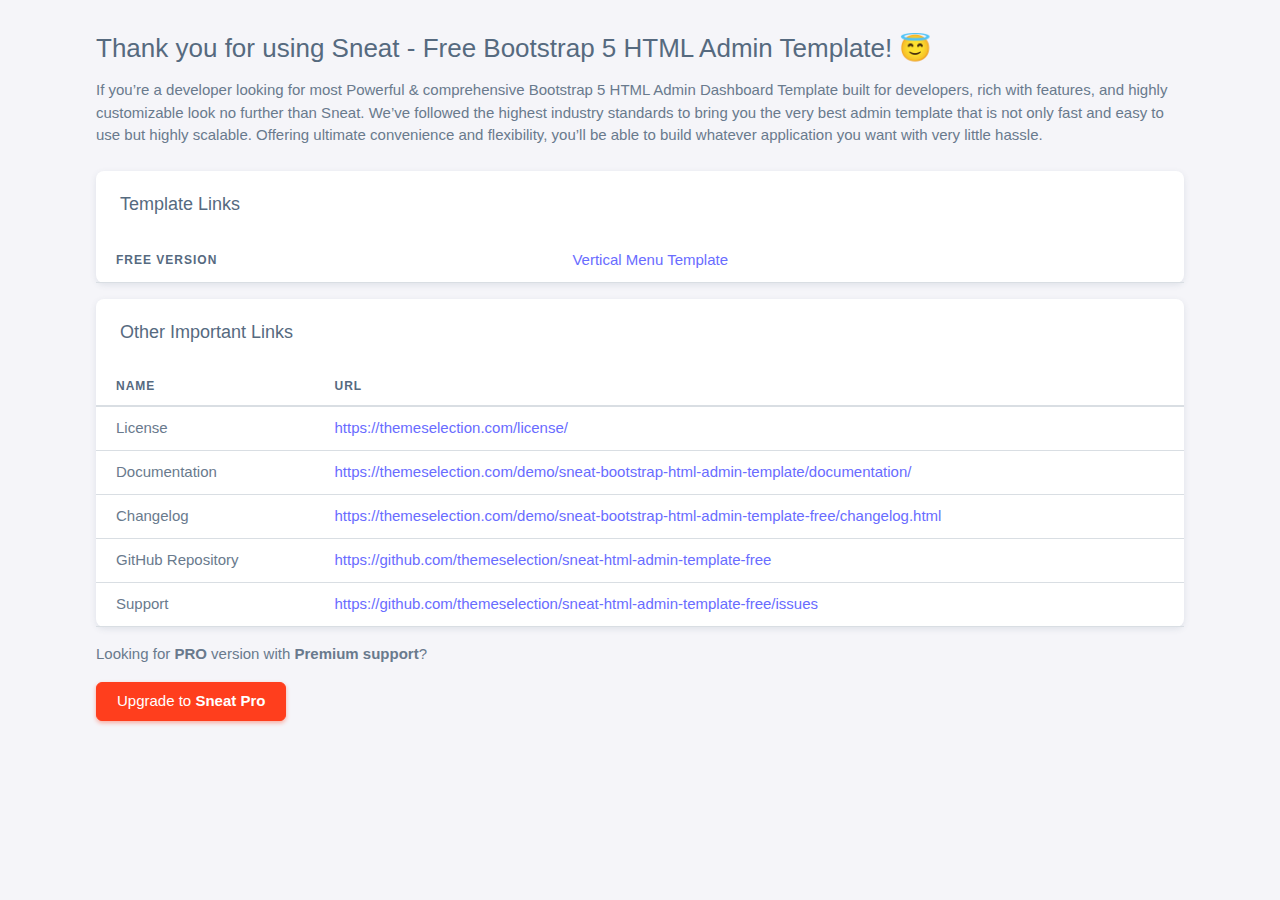
<file: TechFest/sneat-1.0.0/index.html>
<!DOCTYPE html>


<html lang="en" class="light-style  customizer-hide" dir="ltr" data-theme="theme-default" data-assets-path="assets/"
  data-template="vertical-menu-template-no-customizer">

<head>
  <meta charset="utf-8" />
  <meta name="viewport"
    content="width=device-width, initial-scale=1.0, user-scalable=no, minimum-scale=1.0, maximum-scale=1.0" />

  <title>Sneat - Free Bootstrap 5 HTML Admin Template</title>

  <meta name="description" content="" />

  <!-- Favicon -->
  <link rel="icon" type="image/x-icon" href="assets/img/favicon/favicon.ico" />

  <!-- Fonts -->
  <link rel="preconnect" href="https://fonts.googleapis.com">
  <link rel="preconnect" href="https://fonts.gstatic.com" crossorigin>
  <link
    href="https://fonts.googleapis.com/css2?family=Open+Sans:ital,wght@0,300;0,400;0,500;0,600;0,700;1,300;1,400;1,500;1,600;1,700&display=swap"
    rel="stylesheet">

  <!-- Core CSS -->
  <link rel="stylesheet" href="assets/vendor/css/core.css" />
  <link rel="stylesheet" href="assets/vendor/css/theme-default.css" />
  <link rel="stylesheet" href="assets/css/demo.css" />
</head>

<body>

  <!-- Content -->
  <div class="container flex-grow-1 container-p-y my-2">
    <h3>Thank you for using Sneat - Free Bootstrap 5 HTML Admin Template! 😇</h3>
    <p>If you’re a developer looking for most Powerful & comprehensive Bootstrap 5 HTML Admin Dashboard Template built
      for developers, rich with features, and highly customizable look no further than Sneat. We’ve followed the highest
      industry standards to bring you the very best admin template that is not only fast and easy to use but highly
      scalable. Offering ultimate convenience and flexibility, you’ll be able to build whatever application you want
      with very little hassle.</p>

    <!-- Examples -->
    <div class="row mt-sm-4 mt-3">
      <div class="col-12 mb-3">
        <div class="card">
          <h5 class="card-header">Template Links</h5>
          <!-- Template Demo Links -->
          <table class="table">
            <tbody>
              <tr>
                <th>Free Version</th>
                <td><a href="html/index.html" target="_blank">Vertical Menu Template</a></td>
              </tr>
            </tbody>
          </table>
          <!--/ Template Demo Links -->
        </div>
      </div>

      <div class="col-12 mb-3">
        <div class="card">

          <h5 class="card-header">Other Important Links</h5>
          <!-- Other Links -->
          <table class="table">
            <thead>
              <tr>
                <th scope="col">Name</th>
                <th scope="col">URL</th>
              </tr>
            </thead>
            <tbody>

              <tr>
                <td>License </td>
                <td>
                  <a href="https://themeselection.com/license/" target="_blank">https://themeselection.com/license/</a>
                </td>
              </tr>

              <tr>
                <td>Documentation</td>
                <td>
                  <a href="https://themeselection.com/demo/sneat-bootstrap-html-admin-template/documentation/"
                    target="_blank">https://themeselection.com/demo/sneat-bootstrap-html-admin-template/documentation/</a>
                </td>
              </tr>

              <tr>
                <td>Changelog</td>
                <td>
                  <a href="https://themeselection.com/demo/sneat-bootstrap-html-admin-template-free/changelog.html"
                    target="_blank">https://themeselection.com/demo/sneat-bootstrap-html-admin-template-free/changelog.html</a>
                </td>
              </tr>


              <tr>
                <td>GitHub Repository</td>
                <td>
                  <a href="https://github.com/themeselection/sneat-html-admin-template-free"
                    target="_blank">https://github.com/themeselection/sneat-html-admin-template-free</a>
                </td>
              </tr>


              <tr>
                <td>Support</td>
                <td>
                  <a href="https://github.com/themeselection/sneat-html-admin-template-free/issues"
                    target="_blank">https://github.com/themeselection/sneat-html-admin-template-free/issues</a>
                </td>
              </tr>

            </tbody>
          </table>
          <!--/ Other Links -->
        </div>
      </div>

      <div class="col-12 mb-3">
        <p>Looking for <strong>PRO</strong> version with <strong>Premium support</strong>?</p>
        <div class="upgrade-to-pro">
          <a href="https://themeselection.com/products/sneat-bootstrap-html-admin-template/" target="_blank"
            class="btn btn-danger">Upgrade to <strong>Sneat Pro</strong></a>
        </div>
      </div>
    </div>
  </div>
  <!-- / Content -->

</body>

</html>
</file>
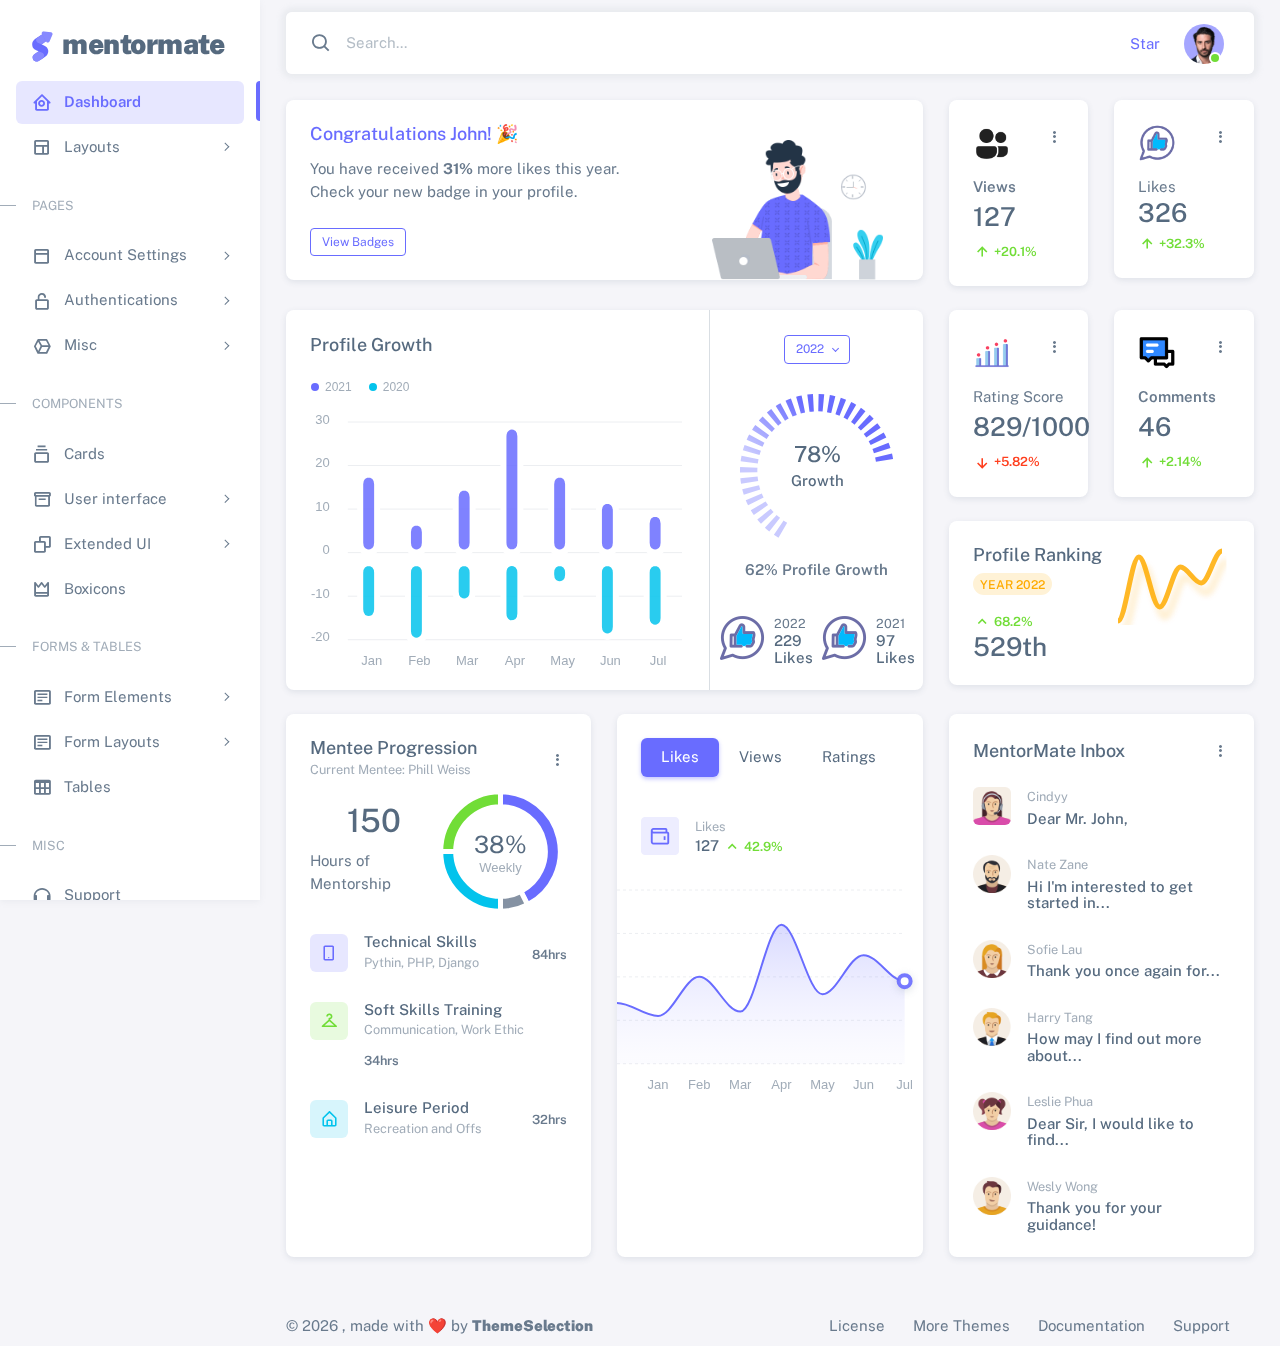
<file: TechFest/sneat-1.0.0/html/index.html>
<!DOCTYPE html>

<!-- =========================================================
* Sneat - Bootstrap 5 HTML Admin Template - Pro | v1.0.0
==============================================================

* Product Page: https://themeselection.com/products/sneat-bootstrap-html-admin-template/
* Created by: ThemeSelection
* License: You must have a valid license purchased in order to legally use the theme for your project.
* Copyright ThemeSelection (https://themeselection.com)

=========================================================
 -->
<!-- beautify ignore:start -->
<html
  lang="en"
  class="light-style layout-menu-fixed"
  dir="ltr"
  data-theme="theme-default"
  data-assets-path="../assets/"
  data-template="vertical-menu-template-free"
>
  <head>
    <meta charset="utf-8" />
    <meta
      name="viewport"
      content="width=device-width, initial-scale=1.0, user-scalable=no, minimum-scale=1.0, maximum-scale=1.0"
    />

    <title>Dashboard - Analytics | Sneat - Bootstrap 5 HTML Admin Template - Pro</title>

    <meta name="description" content="" />

    <!-- Favicon -->
    <link rel="icon" type="image/x-icon" href="../assets/img/favicon/favicon.ico" />

    <!-- Fonts -->
    <link rel="preconnect" href="https://fonts.googleapis.com" />
    <link rel="preconnect" href="https://fonts.gstatic.com" crossorigin />
    <link
      href="https://fonts.googleapis.com/css2?family=Public+Sans:ital,wght@0,300;0,400;0,500;0,600;0,700;1,300;1,400;1,500;1,600;1,700&display=swap"
      rel="stylesheet"
    />

    <!-- Icons. Uncomment required icon fonts -->
    <link rel="stylesheet" href="../assets/vendor/fonts/boxicons.css" />

    <!-- Core CSS -->
    <link rel="stylesheet" href="../assets/vendor/css/core.css" class="template-customizer-core-css" />
    <link rel="stylesheet" href="../assets/vendor/css/theme-default.css" class="template-customizer-theme-css" />
    <link rel="stylesheet" href="../assets/css/demo.css" />

    <!-- Vendors CSS -->
    <link rel="stylesheet" href="../assets/vendor/libs/perfect-scrollbar/perfect-scrollbar.css" />

    <link rel="stylesheet" href="../assets/vendor/libs/apex-charts/apex-charts.css" />

    <!-- Page CSS -->

    <!-- Helpers -->
    <script src="../assets/vendor/js/helpers.js"></script>

    <!--! Template customizer & Theme config files MUST be included after core stylesheets and helpers.js in the <head> section -->
    <!--? Config:  Mandatory theme config file contain global vars & default theme options, Set your preferred theme option in this file.  -->
    <script src="../assets/js/config.js"></script>
  </head>

  <body>
    <!-- Layout wrapper -->
    <div class="layout-wrapper layout-content-navbar">
      <div class="layout-container">
        <!-- Menu -->

        <aside id="layout-menu" class="layout-menu menu-vertical menu bg-menu-theme">
          <div class="app-brand demo">
            <a href="index.html" class="app-brand-link">
              <span class="app-brand-logo demo">
                <svg
                  width="25"
                  viewBox="0 0 25 42"
                  version="1.1"
                  xmlns="http://www.w3.org/2000/svg"
                  xmlns:xlink="http://www.w3.org/1999/xlink"
                >
                  <defs>
                    <path
                      d="M13.7918663,0.358365126 L3.39788168,7.44174259 C0.566865006,9.69408886 -0.379795268,12.4788597 0.557900856,15.7960551 C0.68998853,16.2305145 1.09562888,17.7872135 3.12357076,19.2293357 C3.8146334,19.7207684 5.32369333,20.3834223 7.65075054,21.2172976 L7.59773219,21.2525164 L2.63468769,24.5493413 C0.445452254,26.3002124 0.0884951797,28.5083815 1.56381646,31.1738486 C2.83770406,32.8170431 5.20850219,33.2640127 7.09180128,32.5391577 C8.347334,32.0559211 11.4559176,30.0011079 16.4175519,26.3747182 C18.0338572,24.4997857 18.6973423,22.4544883 18.4080071,20.2388261 C17.963753,17.5346866 16.1776345,15.5799961 13.0496516,14.3747546 L10.9194936,13.4715819 L18.6192054,7.984237 L13.7918663,0.358365126 Z"
                      id="path-1"
                    ></path>
                    <path
                      d="M5.47320593,6.00457225 C4.05321814,8.216144 4.36334763,10.0722806 6.40359441,11.5729822 C8.61520715,12.571656 10.0999176,13.2171421 10.8577257,13.5094407 L15.5088241,14.433041 L18.6192054,7.984237 C15.5364148,3.11535317 13.9273018,0.573395879 13.7918663,0.358365126 C13.5790555,0.511491653 10.8061687,2.3935607 5.47320593,6.00457225 Z"
                      id="path-3"
                    ></path>
                    <path
                      d="M7.50063644,21.2294429 L12.3234468,23.3159332 C14.1688022,24.7579751 14.397098,26.4880487 13.008334,28.506154 C11.6195701,30.5242593 10.3099883,31.790241 9.07958868,32.3040991 C5.78142938,33.4346997 4.13234973,34 4.13234973,34 C4.13234973,34 2.75489982,33.0538207 2.37032616e-14,31.1614621 C-0.55822714,27.8186216 -0.55822714,26.0572515 -4.05231404e-15,25.8773518 C0.83734071,25.6075023 2.77988457,22.8248993 3.3049379,22.52991 C3.65497346,22.3332504 5.05353963,21.8997614 7.50063644,21.2294429 Z"
                      id="path-4"
                    ></path>
                    <path
                      d="M20.6,7.13333333 L25.6,13.8 C26.2627417,14.6836556 26.0836556,15.9372583 25.2,16.6 C24.8538077,16.8596443 24.4327404,17 24,17 L14,17 C12.8954305,17 12,16.1045695 12,15 C12,14.5672596 12.1403557,14.1461923 12.4,13.8 L17.4,7.13333333 C18.0627417,6.24967773 19.3163444,6.07059163 20.2,6.73333333 C20.3516113,6.84704183 20.4862915,6.981722 20.6,7.13333333 Z"
                      id="path-5"
                    ></path>
                  </defs>
                  <g id="g-app-brand" stroke="none" stroke-width="1" fill="none" fill-rule="evenodd">
                    <g id="Brand-Logo" transform="translate(-27.000000, -15.000000)">
                      <g id="Icon" transform="translate(27.000000, 15.000000)">
                        <g id="Mask" transform="translate(0.000000, 8.000000)">
                          <mask id="mask-2" fill="white">
                            <use xlink:href="#path-1"></use>
                          </mask>
                          <use fill="#696cff" xlink:href="#path-1"></use>
                          <g id="Path-3" mask="url(#mask-2)">
                            <use fill="#696cff" xlink:href="#path-3"></use>
                            <use fill-opacity="0.2" fill="#FFFFFF" xlink:href="#path-3"></use>
                          </g>
                          <g id="Path-4" mask="url(#mask-2)">
                            <use fill="#696cff" xlink:href="#path-4"></use>
                            <use fill-opacity="0.2" fill="#FFFFFF" xlink:href="#path-4"></use>
                          </g>
                        </g>
                        <g
                          id="Triangle"
                          transform="translate(19.000000, 11.000000) rotate(-300.000000) translate(-19.000000, -11.000000) "
                        >
                          <use fill="#696cff" xlink:href="#path-5"></use>
                          <use fill-opacity="0.2" fill="#FFFFFF" xlink:href="#path-5"></use>
                        </g>
                      </g>
                    </g>
                  </g>
                </svg>
              </span>
              <span class="app-brand-text demo menu-text fw-bolder ms-2">MentorMate</span>
            </a>

            <a href="javascript:void(0);" class="layout-menu-toggle menu-link text-large ms-auto d-block d-xl-none">
              <i class="bx bx-chevron-left bx-sm align-middle"></i>
            </a>
          </div>

          <div class="menu-inner-shadow"></div>

          <ul class="menu-inner py-1">
            <!-- Dashboard -->
            <li class="menu-item active">
              <a href="index.html" class="menu-link">
                <i class="menu-icon tf-icons bx bx-home-circle"></i>
                <div data-i18n="Analytics">Dashboard</div>
              </a>
            </li>

            <!-- Layouts -->
            <li class="menu-item">
              <a href="javascript:void(0);" class="menu-link menu-toggle">
                <i class="menu-icon tf-icons bx bx-layout"></i>
                <div data-i18n="Layouts">Layouts</div>
              </a>

              <ul class="menu-sub">
                <li class="menu-item">
                  <a href="layouts-without-menu.html" class="menu-link">
                    <div data-i18n="Without menu">Without menu</div>
                  </a>
                </li>
                <li class="menu-item">
                  <a href="layouts-without-navbar.html" class="menu-link">
                    <div data-i18n="Without navbar">Without navbar</div>
                  </a>
                </li>
                <li class="menu-item">
                  <a href="layouts-container.html" class="menu-link">
                    <div data-i18n="Container">Container</div>
                  </a>
                </li>
                <li class="menu-item">
                  <a href="layouts-fluid.html" class="menu-link">
                    <div data-i18n="Fluid">Fluid</div>
                  </a>
                </li>
                <li class="menu-item">
                  <a href="layouts-blank.html" class="menu-link">
                    <div data-i18n="Blank">Blank</div>
                  </a>
                </li>
              </ul>
            </li>

            <li class="menu-header small text-uppercase">
              <span class="menu-header-text">Pages</span>
            </li>
            <li class="menu-item">
              <a href="javascript:void(0);" class="menu-link menu-toggle">
                <i class="menu-icon tf-icons bx bx-dock-top"></i>
                <div data-i18n="Account Settings">Account Settings</div>
              </a>
              <ul class="menu-sub">
                <li class="menu-item">
                  <a href="pages-account-settings-account.html" class="menu-link">
                    <div data-i18n="Account">Account</div>
                  </a>
                </li>
                <li class="menu-item">
                  <a href="pages-account-settings-notifications.html" class="menu-link">
                    <div data-i18n="Notifications">Notifications</div>
                  </a>
                </li>
                <li class="menu-item">
                  <a href="pages-account-settings-connections.html" class="menu-link">
                    <div data-i18n="Connections">Connections</div>
                  </a>
                </li>
              </ul>
            </li>
            <li class="menu-item">
              <a href="javascript:void(0);" class="menu-link menu-toggle">
                <i class="menu-icon tf-icons bx bx-lock-open-alt"></i>
                <div data-i18n="Authentications">Authentications</div>
              </a>
              <ul class="menu-sub">
                <li class="menu-item">
                  <a href="auth-login-basic.html" class="menu-link" target="_blank">
                    <div data-i18n="Basic">Login</div>
                  </a>
                </li>
                <li class="menu-item">
                  <a href="auth-register-basic.html" class="menu-link" target="_blank">
                    <div data-i18n="Basic">Register</div>
                  </a>
                </li>
                <li class="menu-item">
                  <a href="auth-forgot-password-basic.html" class="menu-link" target="_blank">
                    <div data-i18n="Basic">Forgot Password</div>
                  </a>
                </li>
              </ul>
            </li>
            <li class="menu-item">
              <a href="javascript:void(0);" class="menu-link menu-toggle">
                <i class="menu-icon tf-icons bx bx-cube-alt"></i>
                <div data-i18n="Misc">Misc</div>
              </a>
              <ul class="menu-sub">
                <li class="menu-item">
                  <a href="pages-misc-error.html" class="menu-link">
                    <div data-i18n="Error">Error</div>
                  </a>
                </li>
                <li class="menu-item">
                  <a href="pages-misc-under-maintenance.html" class="menu-link">
                    <div data-i18n="Under Maintenance">Under Maintenance</div>
                  </a>
                </li>
              </ul>
            </li>
            <!-- Components -->
            <li class="menu-header small text-uppercase"><span class="menu-header-text">Components</span></li>
            <!-- Cards -->
            <li class="menu-item">
              <a href="cards-basic.html" class="menu-link">
                <i class="menu-icon tf-icons bx bx-collection"></i>
                <div data-i18n="Basic">Cards</div>
              </a>
            </li>
            <!-- User interface -->
            <li class="menu-item">
              <a href="javascript:void(0)" class="menu-link menu-toggle">
                <i class="menu-icon tf-icons bx bx-box"></i>
                <div data-i18n="User interface">User interface</div>
              </a>
              <ul class="menu-sub">
                <li class="menu-item">
                  <a href="ui-accordion.html" class="menu-link">
                    <div data-i18n="Accordion">Accordion</div>
                  </a>
                </li>
                <li class="menu-item">
                  <a href="ui-alerts.html" class="menu-link">
                    <div data-i18n="Alerts">Alerts</div>
                  </a>
                </li>
                <li class="menu-item">
                  <a href="ui-badges.html" class="menu-link">
                    <div data-i18n="Badges">Badges</div>
                  </a>
                </li>
                <li class="menu-item">
                  <a href="ui-buttons.html" class="menu-link">
                    <div data-i18n="Buttons">Buttons</div>
                  </a>
                </li>
                <li class="menu-item">
                  <a href="ui-carousel.html" class="menu-link">
                    <div data-i18n="Carousel">Carousel</div>
                  </a>
                </li>
                <li class="menu-item">
                  <a href="ui-collapse.html" class="menu-link">
                    <div data-i18n="Collapse">Collapse</div>
                  </a>
                </li>
                <li class="menu-item">
                  <a href="ui-dropdowns.html" class="menu-link">
                    <div data-i18n="Dropdowns">Dropdowns</div>
                  </a>
                </li>
                <li class="menu-item">
                  <a href="ui-footer.html" class="menu-link">
                    <div data-i18n="Footer">Footer</div>
                  </a>
                </li>
                <li class="menu-item">
                  <a href="ui-list-groups.html" class="menu-link">
                    <div data-i18n="List Groups">List groups</div>
                  </a>
                </li>
                <li class="menu-item">
                  <a href="ui-modals.html" class="menu-link">
                    <div data-i18n="Modals">Modals</div>
                  </a>
                </li>
                <li class="menu-item">
                  <a href="ui-navbar.html" class="menu-link">
                    <div data-i18n="Navbar">Navbar</div>
                  </a>
                </li>
                <li class="menu-item">
                  <a href="ui-offcanvas.html" class="menu-link">
                    <div data-i18n="Offcanvas">Offcanvas</div>
                  </a>
                </li>
                <li class="menu-item">
                  <a href="ui-pagination-breadcrumbs.html" class="menu-link">
                    <div data-i18n="Pagination &amp; Breadcrumbs">Pagination &amp; Breadcrumbs</div>
                  </a>
                </li>
                <li class="menu-item">
                  <a href="ui-progress.html" class="menu-link">
                    <div data-i18n="Progress">Progress</div>
                  </a>
                </li>
                <li class="menu-item">
                  <a href="ui-spinners.html" class="menu-link">
                    <div data-i18n="Spinners">Spinners</div>
                  </a>
                </li>
                <li class="menu-item">
                  <a href="ui-tabs-pills.html" class="menu-link">
                    <div data-i18n="Tabs &amp; Pills">Tabs &amp; Pills</div>
                  </a>
                </li>
                <li class="menu-item">
                  <a href="ui-toasts.html" class="menu-link">
                    <div data-i18n="Toasts">Toasts</div>
                  </a>
                </li>
                <li class="menu-item">
                  <a href="ui-tooltips-popovers.html" class="menu-link">
                    <div data-i18n="Tooltips & Popovers">Tooltips &amp; popovers</div>
                  </a>
                </li>
                <li class="menu-item">
                  <a href="ui-typography.html" class="menu-link">
                    <div data-i18n="Typography">Typography</div>
                  </a>
                </li>
              </ul>
            </li>

            <!-- Extended components -->
            <li class="menu-item">
              <a href="javascript:void(0)" class="menu-link menu-toggle">
                <i class="menu-icon tf-icons bx bx-copy"></i>
                <div data-i18n="Extended UI">Extended UI</div>
              </a>
              <ul class="menu-sub">
                <li class="menu-item">
                  <a href="extended-ui-perfect-scrollbar.html" class="menu-link">
                    <div data-i18n="Perfect Scrollbar">Perfect scrollbar</div>
                  </a>
                </li>
                <li class="menu-item">
                  <a href="extended-ui-text-divider.html" class="menu-link">
                    <div data-i18n="Text Divider">Text Divider</div>
                  </a>
                </li>
              </ul>
            </li>

            <li class="menu-item">
              <a href="icons-boxicons.html" class="menu-link">
                <i class="menu-icon tf-icons bx bx-crown"></i>
                <div data-i18n="Boxicons">Boxicons</div>
              </a>
            </li>

            <!-- Forms & Tables -->
            <li class="menu-header small text-uppercase"><span class="menu-header-text">Forms &amp; Tables</span></li>
            <!-- Forms -->
            <li class="menu-item">
              <a href="javascript:void(0);" class="menu-link menu-toggle">
                <i class="menu-icon tf-icons bx bx-detail"></i>
                <div data-i18n="Form Elements">Form Elements</div>
              </a>
              <ul class="menu-sub">
                <li class="menu-item">
                  <a href="forms-basic-inputs.html" class="menu-link">
                    <div data-i18n="Basic Inputs">Basic Inputs</div>
                  </a>
                </li>
                <li class="menu-item">
                  <a href="forms-input-groups.html" class="menu-link">
                    <div data-i18n="Input groups">Input groups</div>
                  </a>
                </li>
              </ul>
            </li>
            <li class="menu-item">
              <a href="javascript:void(0);" class="menu-link menu-toggle">
                <i class="menu-icon tf-icons bx bx-detail"></i>
                <div data-i18n="Form Layouts">Form Layouts</div>
              </a>
              <ul class="menu-sub">
                <li class="menu-item">
                  <a href="form-layouts-vertical.html" class="menu-link">
                    <div data-i18n="Vertical Form">Vertical Form</div>
                  </a>
                </li>
                <li class="menu-item">
                  <a href="form-layouts-horizontal.html" class="menu-link">
                    <div data-i18n="Horizontal Form">Horizontal Form</div>
                  </a>
                </li>
              </ul>
            </li>
            <!-- Tables -->
            <li class="menu-item">
              <a href="tables-basic.html" class="menu-link">
                <i class="menu-icon tf-icons bx bx-table"></i>
                <div data-i18n="Tables">Tables</div>
              </a>
            </li>
            <!-- Misc -->
            <li class="menu-header small text-uppercase"><span class="menu-header-text">Misc</span></li>
            <li class="menu-item">
              <a
                href="https://github.com/themeselection/sneat-html-admin-template-free/issues"
                target="_blank"
                class="menu-link"
              >
                <i class="menu-icon tf-icons bx bx-support"></i>
                <div data-i18n="Support">Support</div>
              </a>
            </li>
            <li class="menu-item">
              <a
                href="https://themeselection.com/demo/sneat-bootstrap-html-admin-template/documentation/"
                target="_blank"
                class="menu-link"
              >
                <i class="menu-icon tf-icons bx bx-file"></i>
                <div data-i18n="Documentation">Documentation</div>
              </a>
            </li>
          </ul>
        </aside>
        <!-- / Menu -->

        <!-- Layout container -->
        <div class="layout-page">
          <!-- Navbar -->

          <nav
            class="layout-navbar container-xxl navbar navbar-expand-xl navbar-detached align-items-center bg-navbar-theme"
            id="layout-navbar"
          >
            <div class="layout-menu-toggle navbar-nav align-items-xl-center me-3 me-xl-0 d-xl-none">
              <a class="nav-item nav-link px-0 me-xl-4" href="javascript:void(0)">
                <i class="bx bx-menu bx-sm"></i>
              </a>
            </div>

            <div class="navbar-nav-right d-flex align-items-center" id="navbar-collapse">
              <!-- Search -->
              <div class="navbar-nav align-items-center">
                <div class="nav-item d-flex align-items-center">
                  <i class="bx bx-search fs-4 lh-0"></i>
                  <input
                    type="text"
                    class="form-control border-0 shadow-none"
                    placeholder="Search..."
                    aria-label="Search..."
                  />
                </div>
              </div>
              <!-- /Search -->

              <ul class="navbar-nav flex-row align-items-center ms-auto">
                <!-- Place this tag where you want the button to render. -->
                <li class="nav-item lh-1 me-3">
                  <a
                    class="github-button"
                    href="https://github.com/themeselection/sneat-html-admin-template-free"
                    data-icon="octicon-star"
                    data-size="large"
                    data-show-count="true"
                    aria-label="Star themeselection/sneat-html-admin-template-free on GitHub"
                    >Star</a
                  >
                </li>

                <!-- User -->
                <li class="nav-item navbar-dropdown dropdown-user dropdown">
                  <a class="nav-link dropdown-toggle hide-arrow" href="javascript:void(0);" data-bs-toggle="dropdown">
                    <div class="avatar avatar-online">
                      <img src="../assets/img/avatars/1.png" alt class="w-px-40 h-auto rounded-circle" />
                    </div>
                  </a>
                  <ul class="dropdown-menu dropdown-menu-end">
                    <li>
                      <a class="dropdown-item" href="#">
                        <div class="d-flex">
                          <div class="flex-shrink-0 me-3">
                            <div class="avatar avatar-online">
                              <img src="../assets/img/avatars/1.png" alt class="w-px-40 h-auto rounded-circle" />
                            </div>
                          </div>
                          <div class="flex-grow-1">
                            <span class="fw-semibold d-block">John Doe</span>
                            <small class="text-muted">Admin</small>
                          </div>
                        </div>
                      </a>
                    </li>
                    <li>
                      <div class="dropdown-divider"></div>
                    </li>
                    <li>
                      <a class="dropdown-item" href="#">
                        <i class="bx bx-user me-2"></i>
                        <span class="align-middle">My Profile</span>
                      </a>
                    </li>
                    <li>
                      <a class="dropdown-item" href="#">
                        <i class="bx bx-cog me-2"></i>
                        <span class="align-middle">Settings</span>
                      </a>
                    </li>
                    <li>
                      <a class="dropdown-item" href="#">
                        <span class="d-flex align-items-center align-middle">
                          <i class="flex-shrink-0 bx bx-credit-card me-2"></i>
                          <span class="flex-grow-1 align-middle">Billing</span>
                          <span class="flex-shrink-0 badge badge-center rounded-pill bg-danger w-px-20 h-px-20">4</span>
                        </span>
                      </a>
                    </li>
                    <li>
                      <div class="dropdown-divider"></div>
                    </li>
                    <li>
                      <a class="dropdown-item" href="auth-login-basic.html">
                        <i class="bx bx-power-off me-2"></i>
                        <span class="align-middle">Log Out</span>
                      </a>
                    </li>
                  </ul>
                </li>
                <!--/ User -->
              </ul>
            </div>
          </nav>

          <!-- / Navbar -->

          <!-- Content wrapper -->
          <div class="content-wrapper">
            <!-- Content -->

            <div class="container-xxl flex-grow-1 container-p-y">
              <div class="row">
                <div class="col-lg-8 mb-4 order-0">
                  <div class="card">
                    <div class="d-flex align-items-end row">
                      <div class="col-sm-7">
                        <div class="card-body">
                          <h5 class="card-title text-primary">Congratulations John! 🎉</h5>
                          <p class="mb-4">
                            You have received <span class="fw-bold">31%</span> more likes this year. Check your new badge in
                            your profile.
                          </p>

                          <a href="javascript:;" class="btn btn-sm btn-outline-primary">View Badges</a>
                        </div>
                      </div>
                      <div class="col-sm-5 text-center text-sm-left">
                        <div class="card-body pb-0 px-0 px-md-4">
                          <img
                            src="../assets/img/illustrations/man-with-laptop-light.png"
                            height="140"
                            alt="View Badge User"
                            data-app-dark-img="illustrations/man-with-laptop-dark.png"
                            data-app-light-img="illustrations/man-with-laptop-light.png"
                          />
                        </div>
                      </div>
                    </div>
                  </div>
                </div>
                <div class="col-lg-4 col-md-4 order-1">
                  <div class="row">
                    <div class="col-lg-6 col-md-12 col-6 mb-4">
                      <div class="card">
                        <div class="card-body">
                          <div class="card-title d-flex align-items-start justify-content-between">
                            <div class="avatar flex-shrink-0">
                              <img
                                src="../assets/img/icons/unicons/views.png"
                                alt="chart success"
                                class="rounded"
                              />
                            </div>
                            <div class="dropdown">
                              <button
                                class="btn p-0"
                                type="button"
                                id="cardOpt3"
                                data-bs-toggle="dropdown"
                                aria-haspopup="true"
                                aria-expanded="false"
                              >
                                <i class="bx bx-dots-vertical-rounded"></i>
                              </button>
                              <div class="dropdown-menu dropdown-menu-end" aria-labelledby="cardOpt3">
                                <a class="dropdown-item" href="javascript:void(0);">View More</a>
                                <a class="dropdown-item" href="javascript:void(0);">Delete</a>
                              </div>
                            </div>
                          </div>
                          <span class="fw-semibold d-block mb-1">Views</span>
                          <h3 class="card-title mb-2">127</h3>
                          <small class="text-success fw-semibold"><i class="bx bx-up-arrow-alt"></i> +20.1%</small>
                        </div>
                      </div>
                    </div>
                    <div class="col-lg-6 col-md-12 col-6 mb-4">
                      <div class="card">
                        <div class="card-body">
                          <div class="card-title d-flex align-items-start justify-content-between">
                            <div class="avatar flex-shrink-0">
                              <img
                                src="../assets/img/icons/unicons/thumbs-up.png"
                                alt="Credit Card"
                                class="rounded"
                              />
                            </div>
                            <div class="dropdown">
                              <button
                                class="btn p-0"
                                type="button"
                                id="cardOpt6"
                                data-bs-toggle="dropdown"
                                aria-haspopup="true"
                                aria-expanded="false"
                              >
                                <i class="bx bx-dots-vertical-rounded"></i>
                              </button>
                              <div class="dropdown-menu dropdown-menu-end" aria-labelledby="cardOpt6">
                                <a class="dropdown-item" href="javascript:void(0);">View More</a>
                                <a class="dropdown-item" href="javascript:void(0);">Delete</a>
                              </div>
                            </div>
                          </div>
                          <span>Likes</span>
                          <h3 class="card-title text-nowrap mb-1">326</h3>
                          <small class="text-success fw-semibold"><i class="bx bx-up-arrow-alt"></i> +32.3%</small>
                        </div>
                      </div>
                    </div>
                  </div>
                </div>
                <!-- Total Revenue -->
                <div class="col-12 col-lg-8 order-2 order-md-3 order-lg-2 mb-4">
                  <div class="card">
                    <div class="row row-bordered g-0">
                      <div class="col-md-8">
                        <h5 class="card-header m-0 me-2 pb-3">Profile Growth</h5>
                        <div id="totalRevenueChart" class="px-2"></div>
                      </div>
                      <div class="col-md-4">
                        <div class="card-body">
                          <div class="text-center">
                            <div class="dropdown">
                              <button
                                class="btn btn-sm btn-outline-primary dropdown-toggle"
                                type="button"
                                id="growthReportId"
                                data-bs-toggle="dropdown"
                                aria-haspopup="true"
                                aria-expanded="false"
                              >
                                2022
                              </button>
                              <div class="dropdown-menu dropdown-menu-end" aria-labelledby="growthReportId">
                                <a class="dropdown-item" href="javascript:void(0);">2021</a>
                                <a class="dropdown-item" href="javascript:void(0);">2020</a>
                                <a class="dropdown-item" href="javascript:void(0);">2019</a>
                              </div>
                            </div>
                          </div>
                        </div>
                        <div id="growthChart"></div>
                        <div class="text-center fw-semibold pt-3 mb-2">62% Profile Growth</div>

                        <div class="d-flex px-xxl-4 px-lg-2 p-4 gap-xxl-3 gap-lg-1 gap-3 justify-content-between">
                          <div class="d-flex">
                            <div class="me-2">
                              <img
                                src="../assets/img/icons/unicons/thumbs-small.png"
                                alt="Credit Card"
                                class="rounded"
                              />
                            </div>
                            <div class="d-flex flex-column">
                              <small>2022</small>
                              <h6 class="mb-0">229 Likes</h6>
                            </div>
                          </div>
                          <div class="d-flex">
                            <div class="me-2">
                              <img
                                src="../assets/img/icons/unicons/thumbs-small.png"
                                alt="Credit Card"
                                class="rounded"
                              />
                            </div>
                            <div class="d-flex flex-column">
                              <small>2021</small>
                              <h6 class="mb-0">97 Likes</h6>
                            </div>
                          </div>
                        </div>
                      </div>
                    </div>
                  </div>
                </div>
                <!--/ Total Revenue -->
                <div class="col-12 col-md-8 col-lg-4 order-3 order-md-2">
                  <div class="row">
                    <div class="col-6 mb-4">
                      <div class="card">
                        <div class="card-body">
                          <div class="card-title d-flex align-items-start justify-content-between">
                            <div class="avatar flex-shrink-0">
                              <img src="../assets/img/icons/unicons/ratings.png" alt="Credit Card" class="rounded" />
                            </div>
                            <div class="dropdown">
                              <button
                                class="btn p-0"
                                type="button"
                                id="cardOpt4"
                                data-bs-toggle="dropdown"
                                aria-haspopup="true"
                                aria-expanded="false"
                              >
                                <i class="bx bx-dots-vertical-rounded"></i>
                              </button>
                              <div class="dropdown-menu dropdown-menu-end" aria-labelledby="cardOpt4">
                                <a class="dropdown-item" href="javascript:void(0);">View More</a>
                                <a class="dropdown-item" href="javascript:void(0);">Delete</a>
                              </div>
                            </div>
                          </div>
                          <span class="d-block mb-1">Rating Score</span>
                          <h3 class="card-title text-nowrap mb-2">829/1000</h3>
                          <small class="text-danger fw-semibold"><i class="bx bx-down-arrow-alt"></i> +5.82%</small>
                        </div>
                      </div>
                    </div>
                    <div class="col-6 mb-4">
                      <div class="card">
                        <div class="card-body">
                          <div class="card-title d-flex align-items-start justify-content-between">
                            <div class="avatar flex-shrink-0">
                              <img src="../assets/img/icons/unicons/comments.png" alt="Credit Card" class="rounded" />
                            </div>
                            <div class="dropdown">
                              <button
                                class="btn p-0"
                                type="button"
                                id="cardOpt1"
                                data-bs-toggle="dropdown"
                                aria-haspopup="true"
                                aria-expanded="false"
                              >
                                <i class="bx bx-dots-vertical-rounded"></i>
                              </button>
                              <div class="dropdown-menu" aria-labelledby="cardOpt1">
                                <a class="dropdown-item" href="javascript:void(0);">View More</a>
                                <a class="dropdown-item" href="javascript:void(0);">Delete</a>
                              </div>
                            </div>
                          </div>
                          <span class="fw-semibold d-block mb-1">Comments</span>
                          <h3 class="card-title mb-2">46</h3>
                          <small class="text-success fw-semibold"><i class="bx bx-up-arrow-alt"></i> +2.14%</small>
                        </div>
                      </div>
                    </div>
                    <!-- </div>
    <div class="row"> -->
                    <div class="col-12 mb-4">
                      <div class="card">
                        <div class="card-body">
                          <div class="d-flex justify-content-between flex-sm-row flex-column gap-3">
                            <div class="d-flex flex-sm-column flex-row align-items-start justify-content-between">
                              <div class="card-title">
                                <h5 class="text-nowrap mb-2">Profile Ranking</h5>
                                <span class="badge bg-label-warning rounded-pill">Year 2022</span>
                              </div>
                              <div class="mt-sm-auto">
                                <small class="text-success text-nowrap fw-semibold"
                                  ><i class="bx bx-chevron-up"></i> 68.2%</small
                                >
                                <h3 class="mb-0">529th</h3>
                              </div>
                            </div>
                            <div id="profileReportChart"></div>
                          </div>
                        </div>
                      </div>
                    </div>
                  </div>
                </div>
              </div>
              <div class="row">
                <!-- Mentee Progression -->
                <div class="col-md-6 col-lg-4 col-xl-4 order-0 mb-4">
                  <div class="card h-100">
                    <div class="card-header d-flex align-items-center justify-content-between pb-0">
                      <div class="card-title mb-0">
                        <h5 class="m-0 me-2">Mentee Progression</h5>
                        <small class="text-muted">Current Mentee: Phill Weiss</small>
                      </div>
                      <div class="dropdown">
                        <button
                          class="btn p-0"
                          type="button"
                          id="orderStatistics"
                          data-bs-toggle="dropdown"
                          aria-haspopup="true"
                          aria-expanded="false"
                        >
                          <i class="bx bx-dots-vertical-rounded"></i>
                        </button>
                        <div class="dropdown-menu dropdown-menu-end" aria-labelledby="orederStatistics">
                          <a class="dropdown-item" href="javascript:void(0);">Select All</a>
                          <a class="dropdown-item" href="javascript:void(0);">Refresh</a>
                          <a class="dropdown-item" href="javascript:void(0);">Share</a>
                        </div>
                      </div>
                    </div>
                    <div class="card-body">
                      <div class="d-flex justify-content-between align-items-center mb-3">
                        <div class="d-flex flex-column align-items-center gap-1">
                          <h2 class="mb-2">150</h2>
                          <span>Hours of Mentorship </span>
                        </div>
                        <div id="orderStatisticsChart"></div>
                      </div>
                      <ul class="p-0 m-0">
                        <li class="d-flex mb-4 pb-1">
                          <div class="avatar flex-shrink-0 me-3">
                            <span class="avatar-initial rounded bg-label-primary"
                              ><i class="bx bx-mobile-alt"></i
                            ></span>
                          </div>
                          <div class="d-flex w-100 flex-wrap align-items-center justify-content-between gap-2">
                            <div class="me-2">
                              <h6 class="mb-0">Technical Skills</h6>
                              <small class="text-muted">Pythin, PHP, Django</small>
                            </div>
                            <div class="user-progress">
                              <small class="fw-semibold">84hrs</small>
                            </div>
                          </div>
                        </li>
                        <li class="d-flex mb-4 pb-1">
                          <div class="avatar flex-shrink-0 me-3">
                            <span class="avatar-initial rounded bg-label-success"><i class="bx bx-closet"></i></span>
                          </div>
                          <div class="d-flex w-100 flex-wrap align-items-center justify-content-between gap-2">
                            <div class="me-2">
                              <h6 class="mb-0">Soft Skills Training</h6>
                              <small class="text-muted">Communication, Work Ethic</small>
                            </div>
                            <div class="user-progress">
                              <small class="fw-semibold">34hrs</small>
                            </div>
                          </div>
                        </li>
                        <li class="d-flex mb-4 pb-1">
                          <div class="avatar flex-shrink-0 me-3">
                            <span class="avatar-initial rounded bg-label-info"><i class="bx bx-home-alt"></i></span>
                          </div>
                          <div class="d-flex w-100 flex-wrap align-items-center justify-content-between gap-2">
                            <div class="me-2">
                              <h6 class="mb-0">Leisure Period</h6>
                              <small class="text-muted">Recreation and Offs</small>
                            </div>
                            <div class="user-progress">
                              <small class="fw-semibold">32hrs</small>
                            </div>
                          </div>
                        </li>

                      </ul>
                    </div>
                  </div>
                </div>
                <!--/ Order Statistics -->

                <!-- Expense Overview -->
                <div class="col-md-6 col-lg-4 order-1 mb-4">
                  <div class="card h-100">
                    <div class="card-header">
                      <ul class="nav nav-pills" role="tablist">
                        <li class="nav-item">
                          <button
                            type="button"
                            class="nav-link active"
                            role="tab"
                            data-bs-toggle="tab"
                            data-bs-target="#navs-tabs-line-card-income"
                            aria-controls="navs-tabs-line-card-income"
                            aria-selected="true"
                          >
                            Likes
                          </button>
                        </li>
                        <li class="nav-item">
                          <button type="button" class="nav-link" role="tab">Views</button>
                        </li>
                        <li class="nav-item">
                          <button type="button" class="nav-link" role="tab">Ratings</button>
                        </li>
                      </ul>
                    </div>
                    <div class="card-body px-0">
                      <div class="tab-content p-0">
                        <div class="tab-pane fade show active" id="navs-tabs-line-card-income" role="tabpanel">
                          <div class="d-flex p-4 pt-3">
                            <div class="avatar flex-shrink-0 me-3">
                              <img src="../assets/img/icons/unicons/wallet.png" alt="User" />
                            </div>
                            <div>
                              <small class="text-muted d-block">Likes</small>
                              <div class="d-flex align-items-center">
                                <h6 class="mb-0 me-1">127</h6>
                                <small class="text-success fw-semibold">
                                  <i class="bx bx-chevron-up"></i>
                                  42.9%
                                </small>
                              </div>
                            </div>
                          </div>
                          <div id="incomeChart"></div>
                        </div>
                      </div>
                    </div>
                  </div>
                </div>
                <!--/ Expense Overview -->

                <!-- Transactions -->
                <div class="col-md-6 col-lg-4 order-2 mb-4">
                  <div class="card h-100">
                    <div class="card-header d-flex align-items-center justify-content-between">
                      <h5 class="card-title m-0 me-2">MentorMate Inbox</h5>
                      <div class="dropdown">
                        <button
                          class="btn p-0"
                          type="button"
                          id="transactionID"
                          data-bs-toggle="dropdown"
                          aria-haspopup="true"
                          aria-expanded="false"
                        >
                          <i class="bx bx-dots-vertical-rounded"></i>
                        </button>
                        <div class="dropdown-menu dropdown-menu-end" aria-labelledby="transactionID">
                          <a class="dropdown-item" href="javascript:void(0);">Last 28 Days</a>
                          <a class="dropdown-item" href="javascript:void(0);">Last Month</a>
                          <a class="dropdown-item" href="javascript:void(0);">Last Year</a>
                        </div>
                      </div>
                    </div>
                    <div class="card-body">
                      <ul class="p-0 m-0">
                        <li class="d-flex mb-4 pb-1">
                          <div class="avatar flex-shrink-0 me-3">
                            <img src="../assets/img/icons/unicons/avatar1.png" alt="User" class="rounded" />
                          </div>
                          <div class="d-flex w-100 flex-wrap align-items-center justify-content-between gap-2">
                            <div class="me-2">
                              <small class="text-muted d-block mb-1">Cindyy</small>
                              <h6 class="mb-0">Dear Mr. John,</h6>
                            </div>
                          </div>
                        </li>
                        <li class="d-flex mb-4 pb-1">
                          <div class="avatar flex-shrink-0 me-3">
                            <img src="../assets/img/icons/unicons/avatar2.png" alt="User" class="rounded" />
                          </div>
                          <div class="d-flex w-100 flex-wrap align-items-center justify-content-between gap-2">
                            <div class="me-2">
                              <small class="text-muted d-block mb-1">Nate Zane</small>
                              <h6 class="mb-0">Hi I'm interested to get started in...</h6>
                            </div>
                          </div>
                        </li>
                        <li class="d-flex mb-4 pb-1">
                          <div class="avatar flex-shrink-0 me-3">
                            <img src="../assets/img/icons/unicons/avatar3.png" alt="User" class="rounded" />
                          </div>
                          <div class="d-flex w-100 flex-wrap align-items-center justify-content-between gap-2">
                            <div class="me-2">
                              <small class="text-muted d-block mb-1">Sofie Lau</small>
                              <h6 class="mb-0">Thank you once again for...</h6>
                            </div>
                          </div>
                        </li>
                        <li class="d-flex mb-4 pb-1">
                          <div class="avatar flex-shrink-0 me-3">
                            <img src="../assets/img/icons/unicons/avatar4.png" alt="User" class="rounded" />
                          </div>
                          <div class="d-flex w-100 flex-wrap align-items-center justify-content-between gap-2">
                            <div class="me-2">
                              <small class="text-muted d-block mb-1">Harry Tang</small>
                              <h6 class="mb-0">How may I find out more about...</h6>
                            </div>
                          </div>
                        </li>
                        <li class="d-flex mb-4 pb-1">
                          <div class="avatar flex-shrink-0 me-3">
                            <img src="../assets/img/icons/unicons/avatar5.png" alt="User" class="rounded" />
                          </div>
                          <div class="d-flex w-100 flex-wrap align-items-center justify-content-between gap-2">
                            <div class="me-2">
                              <small class="text-muted d-block mb-1">Leslie Phua</small>
                              <h6 class="mb-0">Dear Sir, I would like to find...</h6>
                            </div>
                          </div>
                        </li>
                        <li class="d-flex">
                          <div class="avatar flex-shrink-0 me-3">
                            <img src="../assets/img/icons/unicons/avatar6.png" alt="User" class="rounded" />
                          </div>
                          <div class="d-flex w-100 flex-wrap align-items-center justify-content-between gap-2">
                            <div class="me-2">
                              <small class="text-muted d-block mb-1">Wesly Wong</small>
                              <h6 class="mb-0">Thank you for your guidance!</h6>
                            </div>
                          </div>
                        </li>
                      </ul>
                    </div>
                  </div>
                </div>
                <!--/ Transactions -->
              </div>
            </div>
            <!-- / Content -->

            <!-- Footer -->
            <footer class="content-footer footer bg-footer-theme">
              <div class="container-xxl d-flex flex-wrap justify-content-between py-2 flex-md-row flex-column">
                <div class="mb-2 mb-md-0">
                  ©
                  <script>
                    document.write(new Date().getFullYear());
                  </script>
                  , made with ❤️ by
                  <a href="https://themeselection.com" target="_blank" class="footer-link fw-bolder">ThemeSelection</a>
                </div>
                <div>
                  <a href="https://themeselection.com/license/" class="footer-link me-4" target="_blank">License</a>
                  <a href="https://themeselection.com/" target="_blank" class="footer-link me-4">More Themes</a>

                  <a
                    href="https://themeselection.com/demo/sneat-bootstrap-html-admin-template/documentation/"
                    target="_blank"
                    class="footer-link me-4"
                    >Documentation</a
                  >

                  <a
                    href="https://github.com/themeselection/sneat-html-admin-template-free/issues"
                    target="_blank"
                    class="footer-link me-4"
                    >Support</a
                  >
                </div>
              </div>
            </footer>
            <!-- / Footer -->

            <div class="content-backdrop fade"></div>
          </div>
          <!-- Content wrapper -->
        </div>
        <!-- / Layout page -->
      </div>

      <!-- Overlay -->
      <div class="layout-overlay layout-menu-toggle"></div>
    </div>
    <!-- / Layout wrapper -->

    <!-- Core JS -->
    <!-- build:js assets/vendor/js/core.js -->
    <script src="../assets/vendor/libs/jquery/jquery.js"></script>
    <script src="../assets/vendor/libs/popper/popper.js"></script>
    <script src="../assets/vendor/js/bootstrap.js"></script>
    <script src="../assets/vendor/libs/perfect-scrollbar/perfect-scrollbar.js"></script>

    <script src="../assets/vendor/js/menu.js"></script>
    <!-- endbuild -->

    <!-- Vendors JS -->
    <script src="../assets/vendor/libs/apex-charts/apexcharts.js"></script>

    <!-- Main JS -->
    <script src="../assets/js/main.js"></script>

    <!-- Page JS -->
    <script src="../assets/js/dashboards-analytics.js"></script>

    <!-- Place this tag in your head or just before your close body tag. -->
    <script async defer src="https://buttons.github.io/buttons.js"></script>
  </body>
</html>
</file>
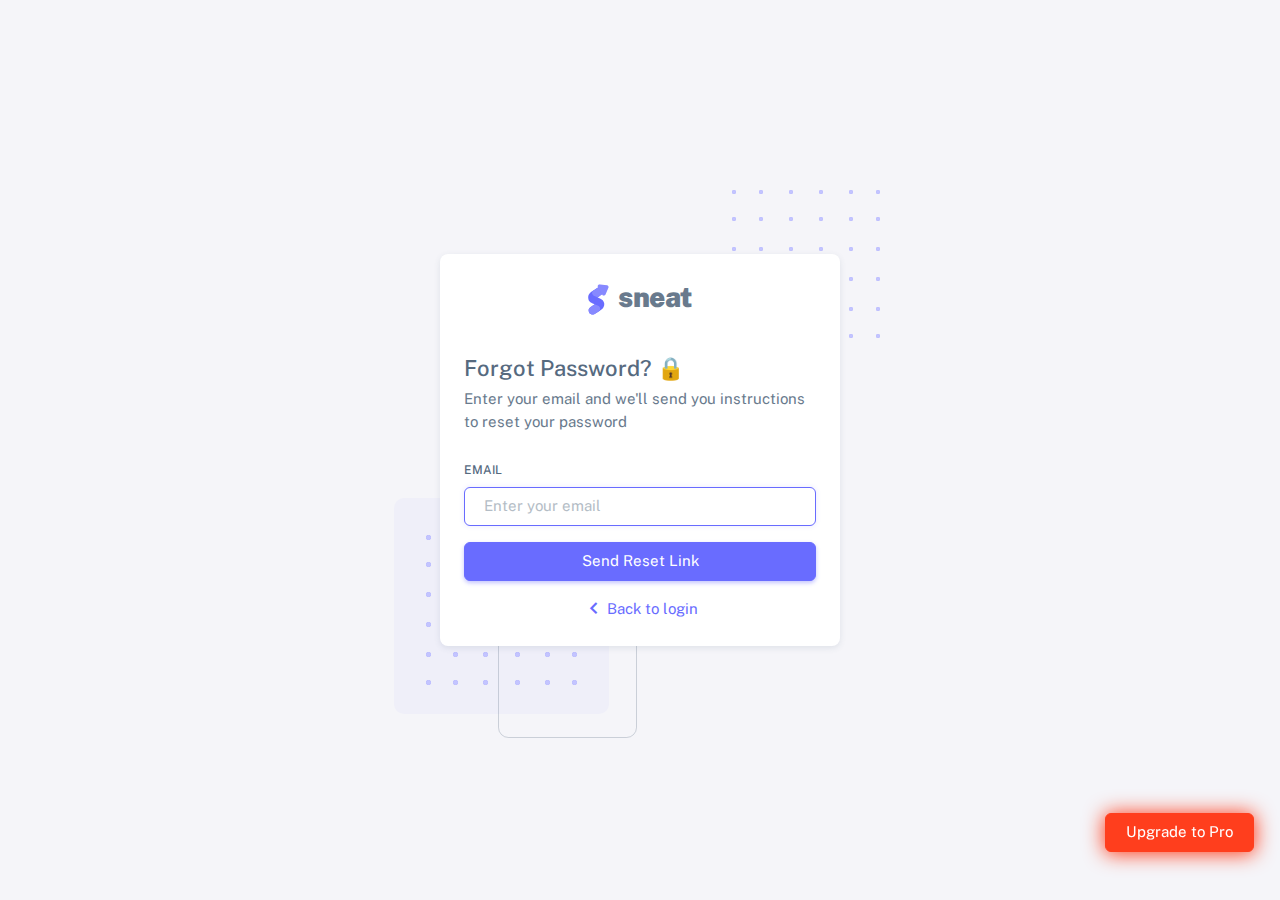
<file: TechFest/sneat-1.0.0/html/auth-forgot-password-basic.html>
<!DOCTYPE html>

<!-- =========================================================
* Sneat - Bootstrap 5 HTML Admin Template - Pro | v1.0.0
==============================================================

* Product Page: https://themeselection.com/products/sneat-bootstrap-html-admin-template/
* Created by: ThemeSelection
* License: You must have a valid license purchased in order to legally use the theme for your project.
* Copyright ThemeSelection (https://themeselection.com)

=========================================================
 -->
<!-- beautify ignore:start -->
<html
  lang="en"
  class="light-style customizer-hide"
  dir="ltr"
  data-theme="theme-default"
  data-assets-path="../assets/"
  data-template="vertical-menu-template-free"
>
  <head>
    <meta charset="utf-8" />
    <meta
      name="viewport"
      content="width=device-width, initial-scale=1.0, user-scalable=no, minimum-scale=1.0, maximum-scale=1.0"
    />

    <title>Forgot Password Basic - Pages | Sneat - Bootstrap 5 HTML Admin Template - Pro</title>

    <meta name="description" content="" />

    <!-- Favicon -->
    <link rel="icon" type="image/x-icon" href="../assets/img/favicon/favicon.ico" />

    <!-- Fonts -->
    <link rel="preconnect" href="https://fonts.googleapis.com" />
    <link rel="preconnect" href="https://fonts.gstatic.com" crossorigin />
    <link
      href="https://fonts.googleapis.com/css2?family=Public+Sans:ital,wght@0,300;0,400;0,500;0,600;0,700;1,300;1,400;1,500;1,600;1,700&display=swap"
      rel="stylesheet"
    />

    <!-- Icons. Uncomment required icon fonts -->
    <link rel="stylesheet" href="../assets/vendor/fonts/boxicons.css" />

    <!-- Core CSS -->
    <link rel="stylesheet" href="../assets/vendor/css/core.css" class="template-customizer-core-css" />
    <link rel="stylesheet" href="../assets/vendor/css/theme-default.css" class="template-customizer-theme-css" />
    <link rel="stylesheet" href="../assets/css/demo.css" />

    <!-- Vendors CSS -->
    <link rel="stylesheet" href="../assets/vendor/libs/perfect-scrollbar/perfect-scrollbar.css" />

    <!-- Page CSS -->
    <!-- Page -->
    <link rel="stylesheet" href="../assets/vendor/css/pages/page-auth.css" />
    <!-- Helpers -->
    <script src="../assets/vendor/js/helpers.js"></script>

    <!--! Template customizer & Theme config files MUST be included after core stylesheets and helpers.js in the <head> section -->
    <!--? Config:  Mandatory theme config file contain global vars & default theme options, Set your preferred theme option in this file.  -->
    <script src="../assets/js/config.js"></script>
  </head>

  <body>
    <!-- Content -->

    <div class="container-xxl">
      <div class="authentication-wrapper authentication-basic container-p-y">
        <div class="authentication-inner py-4">
          <!-- Forgot Password -->
          <div class="card">
            <div class="card-body">
              <!-- Logo -->
              <div class="app-brand justify-content-center">
                <a href="index.html" class="app-brand-link gap-2">
                  <span class="app-brand-logo demo">
                    <svg
                      width="25"
                      viewBox="0 0 25 42"
                      version="1.1"
                      xmlns="http://www.w3.org/2000/svg"
                      xmlns:xlink="http://www.w3.org/1999/xlink"
                    >
                      <defs>
                        <path
                          d="M13.7918663,0.358365126 L3.39788168,7.44174259 C0.566865006,9.69408886 -0.379795268,12.4788597 0.557900856,15.7960551 C0.68998853,16.2305145 1.09562888,17.7872135 3.12357076,19.2293357 C3.8146334,19.7207684 5.32369333,20.3834223 7.65075054,21.2172976 L7.59773219,21.2525164 L2.63468769,24.5493413 C0.445452254,26.3002124 0.0884951797,28.5083815 1.56381646,31.1738486 C2.83770406,32.8170431 5.20850219,33.2640127 7.09180128,32.5391577 C8.347334,32.0559211 11.4559176,30.0011079 16.4175519,26.3747182 C18.0338572,24.4997857 18.6973423,22.4544883 18.4080071,20.2388261 C17.963753,17.5346866 16.1776345,15.5799961 13.0496516,14.3747546 L10.9194936,13.4715819 L18.6192054,7.984237 L13.7918663,0.358365126 Z"
                          id="path-1"
                        ></path>
                        <path
                          d="M5.47320593,6.00457225 C4.05321814,8.216144 4.36334763,10.0722806 6.40359441,11.5729822 C8.61520715,12.571656 10.0999176,13.2171421 10.8577257,13.5094407 L15.5088241,14.433041 L18.6192054,7.984237 C15.5364148,3.11535317 13.9273018,0.573395879 13.7918663,0.358365126 C13.5790555,0.511491653 10.8061687,2.3935607 5.47320593,6.00457225 Z"
                          id="path-3"
                        ></path>
                        <path
                          d="M7.50063644,21.2294429 L12.3234468,23.3159332 C14.1688022,24.7579751 14.397098,26.4880487 13.008334,28.506154 C11.6195701,30.5242593 10.3099883,31.790241 9.07958868,32.3040991 C5.78142938,33.4346997 4.13234973,34 4.13234973,34 C4.13234973,34 2.75489982,33.0538207 2.37032616e-14,31.1614621 C-0.55822714,27.8186216 -0.55822714,26.0572515 -4.05231404e-15,25.8773518 C0.83734071,25.6075023 2.77988457,22.8248993 3.3049379,22.52991 C3.65497346,22.3332504 5.05353963,21.8997614 7.50063644,21.2294429 Z"
                          id="path-4"
                        ></path>
                        <path
                          d="M20.6,7.13333333 L25.6,13.8 C26.2627417,14.6836556 26.0836556,15.9372583 25.2,16.6 C24.8538077,16.8596443 24.4327404,17 24,17 L14,17 C12.8954305,17 12,16.1045695 12,15 C12,14.5672596 12.1403557,14.1461923 12.4,13.8 L17.4,7.13333333 C18.0627417,6.24967773 19.3163444,6.07059163 20.2,6.73333333 C20.3516113,6.84704183 20.4862915,6.981722 20.6,7.13333333 Z"
                          id="path-5"
                        ></path>
                      </defs>
                      <g id="g-app-brand" stroke="none" stroke-width="1" fill="none" fill-rule="evenodd">
                        <g id="Brand-Logo" transform="translate(-27.000000, -15.000000)">
                          <g id="Icon" transform="translate(27.000000, 15.000000)">
                            <g id="Mask" transform="translate(0.000000, 8.000000)">
                              <mask id="mask-2" fill="white">
                                <use xlink:href="#path-1"></use>
                              </mask>
                              <use fill="#696cff" xlink:href="#path-1"></use>
                              <g id="Path-3" mask="url(#mask-2)">
                                <use fill="#696cff" xlink:href="#path-3"></use>
                                <use fill-opacity="0.2" fill="#FFFFFF" xlink:href="#path-3"></use>
                              </g>
                              <g id="Path-4" mask="url(#mask-2)">
                                <use fill="#696cff" xlink:href="#path-4"></use>
                                <use fill-opacity="0.2" fill="#FFFFFF" xlink:href="#path-4"></use>
                              </g>
                            </g>
                            <g
                              id="Triangle"
                              transform="translate(19.000000, 11.000000) rotate(-300.000000) translate(-19.000000, -11.000000) "
                            >
                              <use fill="#696cff" xlink:href="#path-5"></use>
                              <use fill-opacity="0.2" fill="#FFFFFF" xlink:href="#path-5"></use>
                            </g>
                          </g>
                        </g>
                      </g>
                    </svg>
                  </span>
                  <span class="app-brand-text demo text-body fw-bolder">Sneat</span>
                </a>
              </div>
              <!-- /Logo -->
              <h4 class="mb-2">Forgot Password? 🔒</h4>
              <p class="mb-4">Enter your email and we'll send you instructions to reset your password</p>
              <form id="formAuthentication" class="mb-3" action="index.html" method="POST">
                <div class="mb-3">
                  <label for="email" class="form-label">Email</label>
                  <input
                    type="text"
                    class="form-control"
                    id="email"
                    name="email"
                    placeholder="Enter your email"
                    autofocus
                  />
                </div>
                <button class="btn btn-primary d-grid w-100">Send Reset Link</button>
              </form>
              <div class="text-center">
                <a href="auth-login-basic.html" class="d-flex align-items-center justify-content-center">
                  <i class="bx bx-chevron-left scaleX-n1-rtl bx-sm"></i>
                  Back to login
                </a>
              </div>
            </div>
          </div>
          <!-- /Forgot Password -->
        </div>
      </div>
    </div>

    <!-- / Content -->

    <div class="buy-now">
      <a
        href="https://themeselection.com/products/sneat-bootstrap-html-admin-template/"
        target="_blank"
        class="btn btn-danger btn-buy-now"
        >Upgrade to Pro</a
      >
    </div>

    <!-- Core JS -->
    <!-- build:js assets/vendor/js/core.js -->
    <script src="../assets/vendor/libs/jquery/jquery.js"></script>
    <script src="../assets/vendor/libs/popper/popper.js"></script>
    <script src="../assets/vendor/js/bootstrap.js"></script>
    <script src="../assets/vendor/libs/perfect-scrollbar/perfect-scrollbar.js"></script>

    <script src="../assets/vendor/js/menu.js"></script>
    <!-- endbuild -->

    <!-- Vendors JS -->

    <!-- Main JS -->
    <script src="../assets/js/main.js"></script>

    <!-- Page JS -->

    <!-- Place this tag in your head or just before your close body tag. -->
    <script async defer src="https://buttons.github.io/buttons.js"></script>
  </body>
</html>
</file>
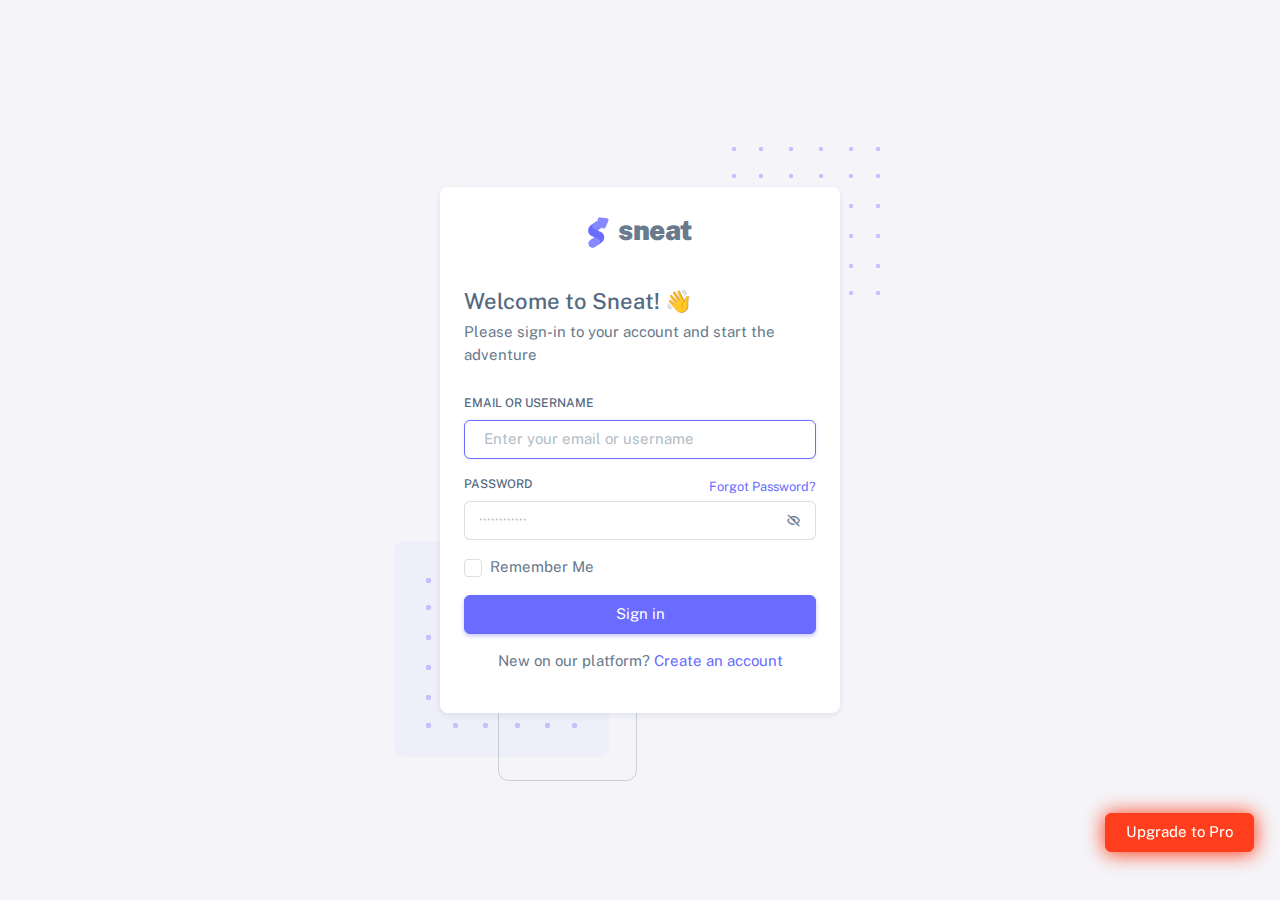
<file: TechFest/sneat-1.0.0/html/auth-login-basic.html>
<!DOCTYPE html>

<!-- =========================================================
* Sneat - Bootstrap 5 HTML Admin Template - Pro | v1.0.0
==============================================================

* Product Page: https://themeselection.com/products/sneat-bootstrap-html-admin-template/
* Created by: ThemeSelection
* License: You must have a valid license purchased in order to legally use the theme for your project.
* Copyright ThemeSelection (https://themeselection.com)

=========================================================
 -->
<!-- beautify ignore:start -->
<html
  lang="en"
  class="light-style customizer-hide"
  dir="ltr"
  data-theme="theme-default"
  data-assets-path="../assets/"
  data-template="vertical-menu-template-free"
>
  <head>
    <meta charset="utf-8" />
    <meta
      name="viewport"
      content="width=device-width, initial-scale=1.0, user-scalable=no, minimum-scale=1.0, maximum-scale=1.0"
    />

    <title>Login Basic - Pages | Sneat - Bootstrap 5 HTML Admin Template - Pro</title>

    <meta name="description" content="" />

    <!-- Favicon -->
    <link rel="icon" type="image/x-icon" href="../assets/img/favicon/favicon.ico" />

    <!-- Fonts -->
    <link rel="preconnect" href="https://fonts.googleapis.com" />
    <link rel="preconnect" href="https://fonts.gstatic.com" crossorigin />
    <link
      href="https://fonts.googleapis.com/css2?family=Public+Sans:ital,wght@0,300;0,400;0,500;0,600;0,700;1,300;1,400;1,500;1,600;1,700&display=swap"
      rel="stylesheet"
    />

    <!-- Icons. Uncomment required icon fonts -->
    <link rel="stylesheet" href="../assets/vendor/fonts/boxicons.css" />

    <!-- Core CSS -->
    <link rel="stylesheet" href="../assets/vendor/css/core.css" class="template-customizer-core-css" />
    <link rel="stylesheet" href="../assets/vendor/css/theme-default.css" class="template-customizer-theme-css" />
    <link rel="stylesheet" href="../assets/css/demo.css" />

    <!-- Vendors CSS -->
    <link rel="stylesheet" href="../assets/vendor/libs/perfect-scrollbar/perfect-scrollbar.css" />

    <!-- Page CSS -->
    <!-- Page -->
    <link rel="stylesheet" href="../assets/vendor/css/pages/page-auth.css" />
    <!-- Helpers -->
    <script src="../assets/vendor/js/helpers.js"></script>

    <!--! Template customizer & Theme config files MUST be included after core stylesheets and helpers.js in the <head> section -->
    <!--? Config:  Mandatory theme config file contain global vars & default theme options, Set your preferred theme option in this file.  -->
    <script src="../assets/js/config.js"></script>
  </head>

  <body>
    <!-- Content -->

    <div class="container-xxl">
      <div class="authentication-wrapper authentication-basic container-p-y">
        <div class="authentication-inner">
          <!-- Register -->
          <div class="card">
            <div class="card-body">
              <!-- Logo -->
              <div class="app-brand justify-content-center">
                <a href="index.html" class="app-brand-link gap-2">
                  <span class="app-brand-logo demo">
                    <svg
                      width="25"
                      viewBox="0 0 25 42"
                      version="1.1"
                      xmlns="http://www.w3.org/2000/svg"
                      xmlns:xlink="http://www.w3.org/1999/xlink"
                    >
                      <defs>
                        <path
                          d="M13.7918663,0.358365126 L3.39788168,7.44174259 C0.566865006,9.69408886 -0.379795268,12.4788597 0.557900856,15.7960551 C0.68998853,16.2305145 1.09562888,17.7872135 3.12357076,19.2293357 C3.8146334,19.7207684 5.32369333,20.3834223 7.65075054,21.2172976 L7.59773219,21.2525164 L2.63468769,24.5493413 C0.445452254,26.3002124 0.0884951797,28.5083815 1.56381646,31.1738486 C2.83770406,32.8170431 5.20850219,33.2640127 7.09180128,32.5391577 C8.347334,32.0559211 11.4559176,30.0011079 16.4175519,26.3747182 C18.0338572,24.4997857 18.6973423,22.4544883 18.4080071,20.2388261 C17.963753,17.5346866 16.1776345,15.5799961 13.0496516,14.3747546 L10.9194936,13.4715819 L18.6192054,7.984237 L13.7918663,0.358365126 Z"
                          id="path-1"
                        ></path>
                        <path
                          d="M5.47320593,6.00457225 C4.05321814,8.216144 4.36334763,10.0722806 6.40359441,11.5729822 C8.61520715,12.571656 10.0999176,13.2171421 10.8577257,13.5094407 L15.5088241,14.433041 L18.6192054,7.984237 C15.5364148,3.11535317 13.9273018,0.573395879 13.7918663,0.358365126 C13.5790555,0.511491653 10.8061687,2.3935607 5.47320593,6.00457225 Z"
                          id="path-3"
                        ></path>
                        <path
                          d="M7.50063644,21.2294429 L12.3234468,23.3159332 C14.1688022,24.7579751 14.397098,26.4880487 13.008334,28.506154 C11.6195701,30.5242593 10.3099883,31.790241 9.07958868,32.3040991 C5.78142938,33.4346997 4.13234973,34 4.13234973,34 C4.13234973,34 2.75489982,33.0538207 2.37032616e-14,31.1614621 C-0.55822714,27.8186216 -0.55822714,26.0572515 -4.05231404e-15,25.8773518 C0.83734071,25.6075023 2.77988457,22.8248993 3.3049379,22.52991 C3.65497346,22.3332504 5.05353963,21.8997614 7.50063644,21.2294429 Z"
                          id="path-4"
                        ></path>
                        <path
                          d="M20.6,7.13333333 L25.6,13.8 C26.2627417,14.6836556 26.0836556,15.9372583 25.2,16.6 C24.8538077,16.8596443 24.4327404,17 24,17 L14,17 C12.8954305,17 12,16.1045695 12,15 C12,14.5672596 12.1403557,14.1461923 12.4,13.8 L17.4,7.13333333 C18.0627417,6.24967773 19.3163444,6.07059163 20.2,6.73333333 C20.3516113,6.84704183 20.4862915,6.981722 20.6,7.13333333 Z"
                          id="path-5"
                        ></path>
                      </defs>
                      <g id="g-app-brand" stroke="none" stroke-width="1" fill="none" fill-rule="evenodd">
                        <g id="Brand-Logo" transform="translate(-27.000000, -15.000000)">
                          <g id="Icon" transform="translate(27.000000, 15.000000)">
                            <g id="Mask" transform="translate(0.000000, 8.000000)">
                              <mask id="mask-2" fill="white">
                                <use xlink:href="#path-1"></use>
                              </mask>
                              <use fill="#696cff" xlink:href="#path-1"></use>
                              <g id="Path-3" mask="url(#mask-2)">
                                <use fill="#696cff" xlink:href="#path-3"></use>
                                <use fill-opacity="0.2" fill="#FFFFFF" xlink:href="#path-3"></use>
                              </g>
                              <g id="Path-4" mask="url(#mask-2)">
                                <use fill="#696cff" xlink:href="#path-4"></use>
                                <use fill-opacity="0.2" fill="#FFFFFF" xlink:href="#path-4"></use>
                              </g>
                            </g>
                            <g
                              id="Triangle"
                              transform="translate(19.000000, 11.000000) rotate(-300.000000) translate(-19.000000, -11.000000) "
                            >
                              <use fill="#696cff" xlink:href="#path-5"></use>
                              <use fill-opacity="0.2" fill="#FFFFFF" xlink:href="#path-5"></use>
                            </g>
                          </g>
                        </g>
                      </g>
                    </svg>
                  </span>
                  <span class="app-brand-text demo text-body fw-bolder">Sneat</span>
                </a>
              </div>
              <!-- /Logo -->
              <h4 class="mb-2">Welcome to Sneat! 👋</h4>
              <p class="mb-4">Please sign-in to your account and start the adventure</p>

              <form id="formAuthentication" class="mb-3" action="index.html" method="POST">
                <div class="mb-3">
                  <label for="email" class="form-label">Email or Username</label>
                  <input
                    type="text"
                    class="form-control"
                    id="email"
                    name="email-username"
                    placeholder="Enter your email or username"
                    autofocus
                  />
                </div>
                <div class="mb-3 form-password-toggle">
                  <div class="d-flex justify-content-between">
                    <label class="form-label" for="password">Password</label>
                    <a href="auth-forgot-password-basic.html">
                      <small>Forgot Password?</small>
                    </a>
                  </div>
                  <div class="input-group input-group-merge">
                    <input
                      type="password"
                      id="password"
                      class="form-control"
                      name="password"
                      placeholder="&#xb7;&#xb7;&#xb7;&#xb7;&#xb7;&#xb7;&#xb7;&#xb7;&#xb7;&#xb7;&#xb7;&#xb7;"
                      aria-describedby="password"
                    />
                    <span class="input-group-text cursor-pointer"><i class="bx bx-hide"></i></span>
                  </div>
                </div>
                <div class="mb-3">
                  <div class="form-check">
                    <input class="form-check-input" type="checkbox" id="remember-me" />
                    <label class="form-check-label" for="remember-me"> Remember Me </label>
                  </div>
                </div>
                <div class="mb-3">
                  <button class="btn btn-primary d-grid w-100" type="submit">Sign in</button>
                </div>
              </form>

              <p class="text-center">
                <span>New on our platform?</span>
                <a href="auth-register-basic.html">
                  <span>Create an account</span>
                </a>
              </p>
            </div>
          </div>
          <!-- /Register -->
        </div>
      </div>
    </div>

    <!-- / Content -->

    <div class="buy-now">
      <a
        href="https://themeselection.com/products/sneat-bootstrap-html-admin-template/"
        target="_blank"
        class="btn btn-danger btn-buy-now"
        >Upgrade to Pro</a
      >
    </div>

    <!-- Core JS -->
    <!-- build:js assets/vendor/js/core.js -->
    <script src="../assets/vendor/libs/jquery/jquery.js"></script>
    <script src="../assets/vendor/libs/popper/popper.js"></script>
    <script src="../assets/vendor/js/bootstrap.js"></script>
    <script src="../assets/vendor/libs/perfect-scrollbar/perfect-scrollbar.js"></script>

    <script src="../assets/vendor/js/menu.js"></script>
    <!-- endbuild -->

    <!-- Vendors JS -->

    <!-- Main JS -->
    <script src="../assets/js/main.js"></script>

    <!-- Page JS -->

    <!-- Place this tag in your head or just before your close body tag. -->
    <script async defer src="https://buttons.github.io/buttons.js"></script>
  </body>
</html>
</file>
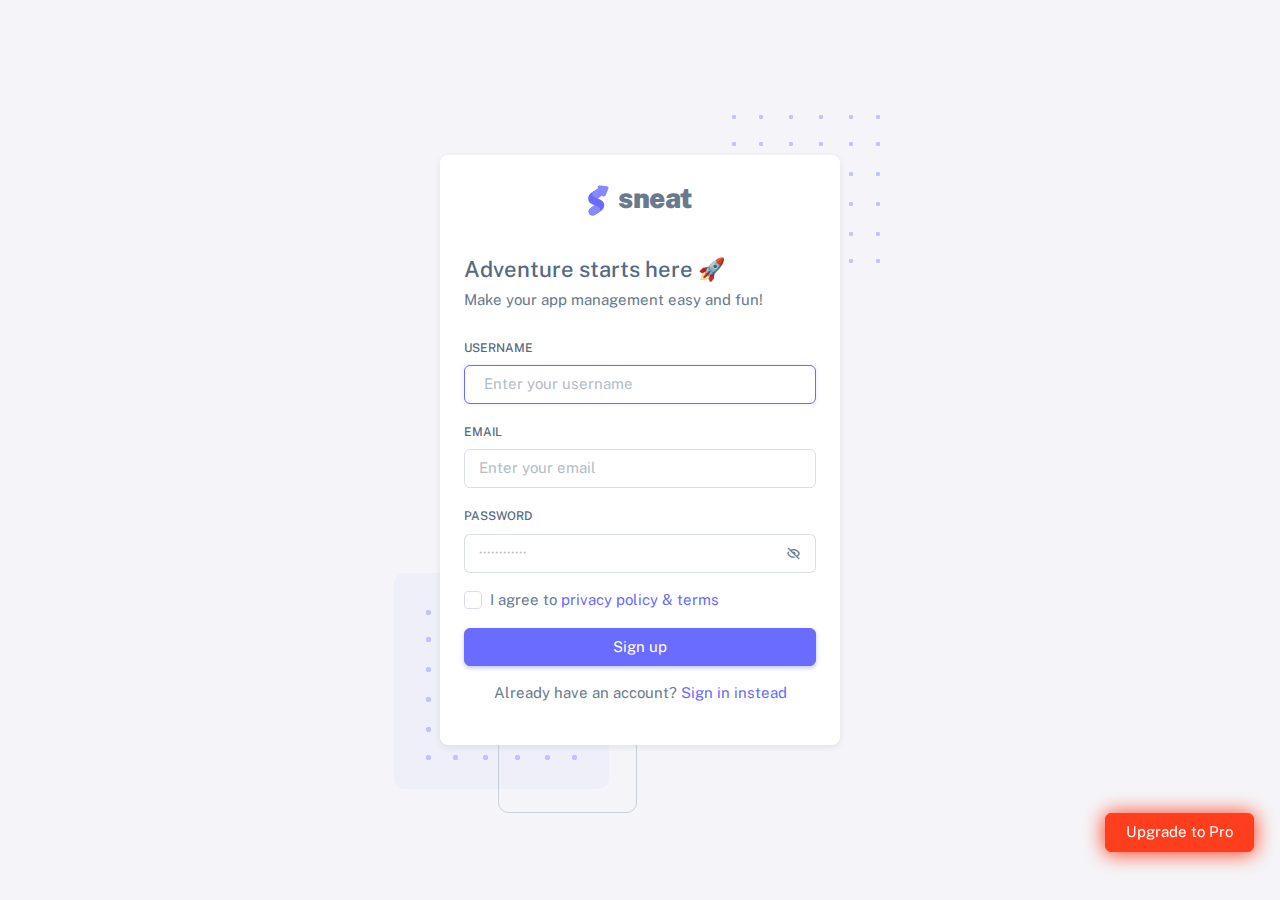
<file: TechFest/sneat-1.0.0/html/auth-register-basic.html>
<!DOCTYPE html>

<!-- =========================================================
* Sneat - Bootstrap 5 HTML Admin Template - Pro | v1.0.0
==============================================================

* Product Page: https://themeselection.com/products/sneat-bootstrap-html-admin-template/
* Created by: ThemeSelection
* License: You must have a valid license purchased in order to legally use the theme for your project.
* Copyright ThemeSelection (https://themeselection.com)

=========================================================
 -->
<!-- beautify ignore:start -->
<html
  lang="en"
  class="light-style customizer-hide"
  dir="ltr"
  data-theme="theme-default"
  data-assets-path="../assets/"
  data-template="vertical-menu-template-free"
>
  <head>
    <meta charset="utf-8" />
    <meta
      name="viewport"
      content="width=device-width, initial-scale=1.0, user-scalable=no, minimum-scale=1.0, maximum-scale=1.0"
    />

    <title>Register Basic - Pages | Sneat - Bootstrap 5 HTML Admin Template - Pro</title>

    <meta name="description" content="" />

    <!-- Favicon -->
    <link rel="icon" type="image/x-icon" href="../assets/img/favicon/favicon.ico" />

    <!-- Fonts -->
    <link rel="preconnect" href="https://fonts.googleapis.com" />
    <link rel="preconnect" href="https://fonts.gstatic.com" crossorigin />
    <link
      href="https://fonts.googleapis.com/css2?family=Public+Sans:ital,wght@0,300;0,400;0,500;0,600;0,700;1,300;1,400;1,500;1,600;1,700&display=swap"
      rel="stylesheet"
    />

    <!-- Icons. Uncomment required icon fonts -->
    <link rel="stylesheet" href="../assets/vendor/fonts/boxicons.css" />

    <!-- Core CSS -->
    <link rel="stylesheet" href="../assets/vendor/css/core.css" class="template-customizer-core-css" />
    <link rel="stylesheet" href="../assets/vendor/css/theme-default.css" class="template-customizer-theme-css" />
    <link rel="stylesheet" href="../assets/css/demo.css" />

    <!-- Vendors CSS -->
    <link rel="stylesheet" href="../assets/vendor/libs/perfect-scrollbar/perfect-scrollbar.css" />

    <!-- Page CSS -->
    <!-- Page -->
    <link rel="stylesheet" href="../assets/vendor/css/pages/page-auth.css" />
    <!-- Helpers -->
    <script src="../assets/vendor/js/helpers.js"></script>

    <!--! Template customizer & Theme config files MUST be included after core stylesheets and helpers.js in the <head> section -->
    <!--? Config:  Mandatory theme config file contain global vars & default theme options, Set your preferred theme option in this file.  -->
    <script src="../assets/js/config.js"></script>
  </head>

  <body>
    <!-- Content -->

    <div class="container-xxl">
      <div class="authentication-wrapper authentication-basic container-p-y">
        <div class="authentication-inner">
          <!-- Register Card -->
          <div class="card">
            <div class="card-body">
              <!-- Logo -->
              <div class="app-brand justify-content-center">
                <a href="index.html" class="app-brand-link gap-2">
                  <span class="app-brand-logo demo">
                    <svg
                      width="25"
                      viewBox="0 0 25 42"
                      version="1.1"
                      xmlns="http://www.w3.org/2000/svg"
                      xmlns:xlink="http://www.w3.org/1999/xlink"
                    >
                      <defs>
                        <path
                          d="M13.7918663,0.358365126 L3.39788168,7.44174259 C0.566865006,9.69408886 -0.379795268,12.4788597 0.557900856,15.7960551 C0.68998853,16.2305145 1.09562888,17.7872135 3.12357076,19.2293357 C3.8146334,19.7207684 5.32369333,20.3834223 7.65075054,21.2172976 L7.59773219,21.2525164 L2.63468769,24.5493413 C0.445452254,26.3002124 0.0884951797,28.5083815 1.56381646,31.1738486 C2.83770406,32.8170431 5.20850219,33.2640127 7.09180128,32.5391577 C8.347334,32.0559211 11.4559176,30.0011079 16.4175519,26.3747182 C18.0338572,24.4997857 18.6973423,22.4544883 18.4080071,20.2388261 C17.963753,17.5346866 16.1776345,15.5799961 13.0496516,14.3747546 L10.9194936,13.4715819 L18.6192054,7.984237 L13.7918663,0.358365126 Z"
                          id="path-1"
                        ></path>
                        <path
                          d="M5.47320593,6.00457225 C4.05321814,8.216144 4.36334763,10.0722806 6.40359441,11.5729822 C8.61520715,12.571656 10.0999176,13.2171421 10.8577257,13.5094407 L15.5088241,14.433041 L18.6192054,7.984237 C15.5364148,3.11535317 13.9273018,0.573395879 13.7918663,0.358365126 C13.5790555,0.511491653 10.8061687,2.3935607 5.47320593,6.00457225 Z"
                          id="path-3"
                        ></path>
                        <path
                          d="M7.50063644,21.2294429 L12.3234468,23.3159332 C14.1688022,24.7579751 14.397098,26.4880487 13.008334,28.506154 C11.6195701,30.5242593 10.3099883,31.790241 9.07958868,32.3040991 C5.78142938,33.4346997 4.13234973,34 4.13234973,34 C4.13234973,34 2.75489982,33.0538207 2.37032616e-14,31.1614621 C-0.55822714,27.8186216 -0.55822714,26.0572515 -4.05231404e-15,25.8773518 C0.83734071,25.6075023 2.77988457,22.8248993 3.3049379,22.52991 C3.65497346,22.3332504 5.05353963,21.8997614 7.50063644,21.2294429 Z"
                          id="path-4"
                        ></path>
                        <path
                          d="M20.6,7.13333333 L25.6,13.8 C26.2627417,14.6836556 26.0836556,15.9372583 25.2,16.6 C24.8538077,16.8596443 24.4327404,17 24,17 L14,17 C12.8954305,17 12,16.1045695 12,15 C12,14.5672596 12.1403557,14.1461923 12.4,13.8 L17.4,7.13333333 C18.0627417,6.24967773 19.3163444,6.07059163 20.2,6.73333333 C20.3516113,6.84704183 20.4862915,6.981722 20.6,7.13333333 Z"
                          id="path-5"
                        ></path>
                      </defs>
                      <g id="g-app-brand" stroke="none" stroke-width="1" fill="none" fill-rule="evenodd">
                        <g id="Brand-Logo" transform="translate(-27.000000, -15.000000)">
                          <g id="Icon" transform="translate(27.000000, 15.000000)">
                            <g id="Mask" transform="translate(0.000000, 8.000000)">
                              <mask id="mask-2" fill="white">
                                <use xlink:href="#path-1"></use>
                              </mask>
                              <use fill="#696cff" xlink:href="#path-1"></use>
                              <g id="Path-3" mask="url(#mask-2)">
                                <use fill="#696cff" xlink:href="#path-3"></use>
                                <use fill-opacity="0.2" fill="#FFFFFF" xlink:href="#path-3"></use>
                              </g>
                              <g id="Path-4" mask="url(#mask-2)">
                                <use fill="#696cff" xlink:href="#path-4"></use>
                                <use fill-opacity="0.2" fill="#FFFFFF" xlink:href="#path-4"></use>
                              </g>
                            </g>
                            <g
                              id="Triangle"
                              transform="translate(19.000000, 11.000000) rotate(-300.000000) translate(-19.000000, -11.000000) "
                            >
                              <use fill="#696cff" xlink:href="#path-5"></use>
                              <use fill-opacity="0.2" fill="#FFFFFF" xlink:href="#path-5"></use>
                            </g>
                          </g>
                        </g>
                      </g>
                    </svg>
                  </span>
                  <span class="app-brand-text demo text-body fw-bolder">Sneat</span>
                </a>
              </div>
              <!-- /Logo -->
              <h4 class="mb-2">Adventure starts here 🚀</h4>
              <p class="mb-4">Make your app management easy and fun!</p>

              <form id="formAuthentication" class="mb-3" action="index.html" method="POST">
                <div class="mb-3">
                  <label for="username" class="form-label">Username</label>
                  <input
                    type="text"
                    class="form-control"
                    id="username"
                    name="username"
                    placeholder="Enter your username"
                    autofocus
                  />
                </div>
                <div class="mb-3">
                  <label for="email" class="form-label">Email</label>
                  <input type="text" class="form-control" id="email" name="email" placeholder="Enter your email" />
                </div>
                <div class="mb-3 form-password-toggle">
                  <label class="form-label" for="password">Password</label>
                  <div class="input-group input-group-merge">
                    <input
                      type="password"
                      id="password"
                      class="form-control"
                      name="password"
                      placeholder="&#xb7;&#xb7;&#xb7;&#xb7;&#xb7;&#xb7;&#xb7;&#xb7;&#xb7;&#xb7;&#xb7;&#xb7;"
                      aria-describedby="password"
                    />
                    <span class="input-group-text cursor-pointer"><i class="bx bx-hide"></i></span>
                  </div>
                </div>

                <div class="mb-3">
                  <div class="form-check">
                    <input class="form-check-input" type="checkbox" id="terms-conditions" name="terms" />
                    <label class="form-check-label" for="terms-conditions">
                      I agree to
                      <a href="javascript:void(0);">privacy policy & terms</a>
                    </label>
                  </div>
                </div>
                <button class="btn btn-primary d-grid w-100">Sign up</button>
              </form>

              <p class="text-center">
                <span>Already have an account?</span>
                <a href="auth-login-basic.html">
                  <span>Sign in instead</span>
                </a>
              </p>
            </div>
          </div>
          <!-- Register Card -->
        </div>
      </div>
    </div>

    <!-- / Content -->

    <div class="buy-now">
      <a
        href="https://themeselection.com/products/sneat-bootstrap-html-admin-template/"
        target="_blank"
        class="btn btn-danger btn-buy-now"
        >Upgrade to Pro</a
      >
    </div>

    <!-- Core JS -->
    <!-- build:js assets/vendor/js/core.js -->
    <script src="../assets/vendor/libs/jquery/jquery.js"></script>
    <script src="../assets/vendor/libs/popper/popper.js"></script>
    <script src="../assets/vendor/js/bootstrap.js"></script>
    <script src="../assets/vendor/libs/perfect-scrollbar/perfect-scrollbar.js"></script>

    <script src="../assets/vendor/js/menu.js"></script>
    <!-- endbuild -->

    <!-- Vendors JS -->

    <!-- Main JS -->
    <script src="../assets/js/main.js"></script>

    <!-- Page JS -->

    <!-- Place this tag in your head or just before your close body tag. -->
    <script async defer src="https://buttons.github.io/buttons.js"></script>
  </body>
</html>
</file>
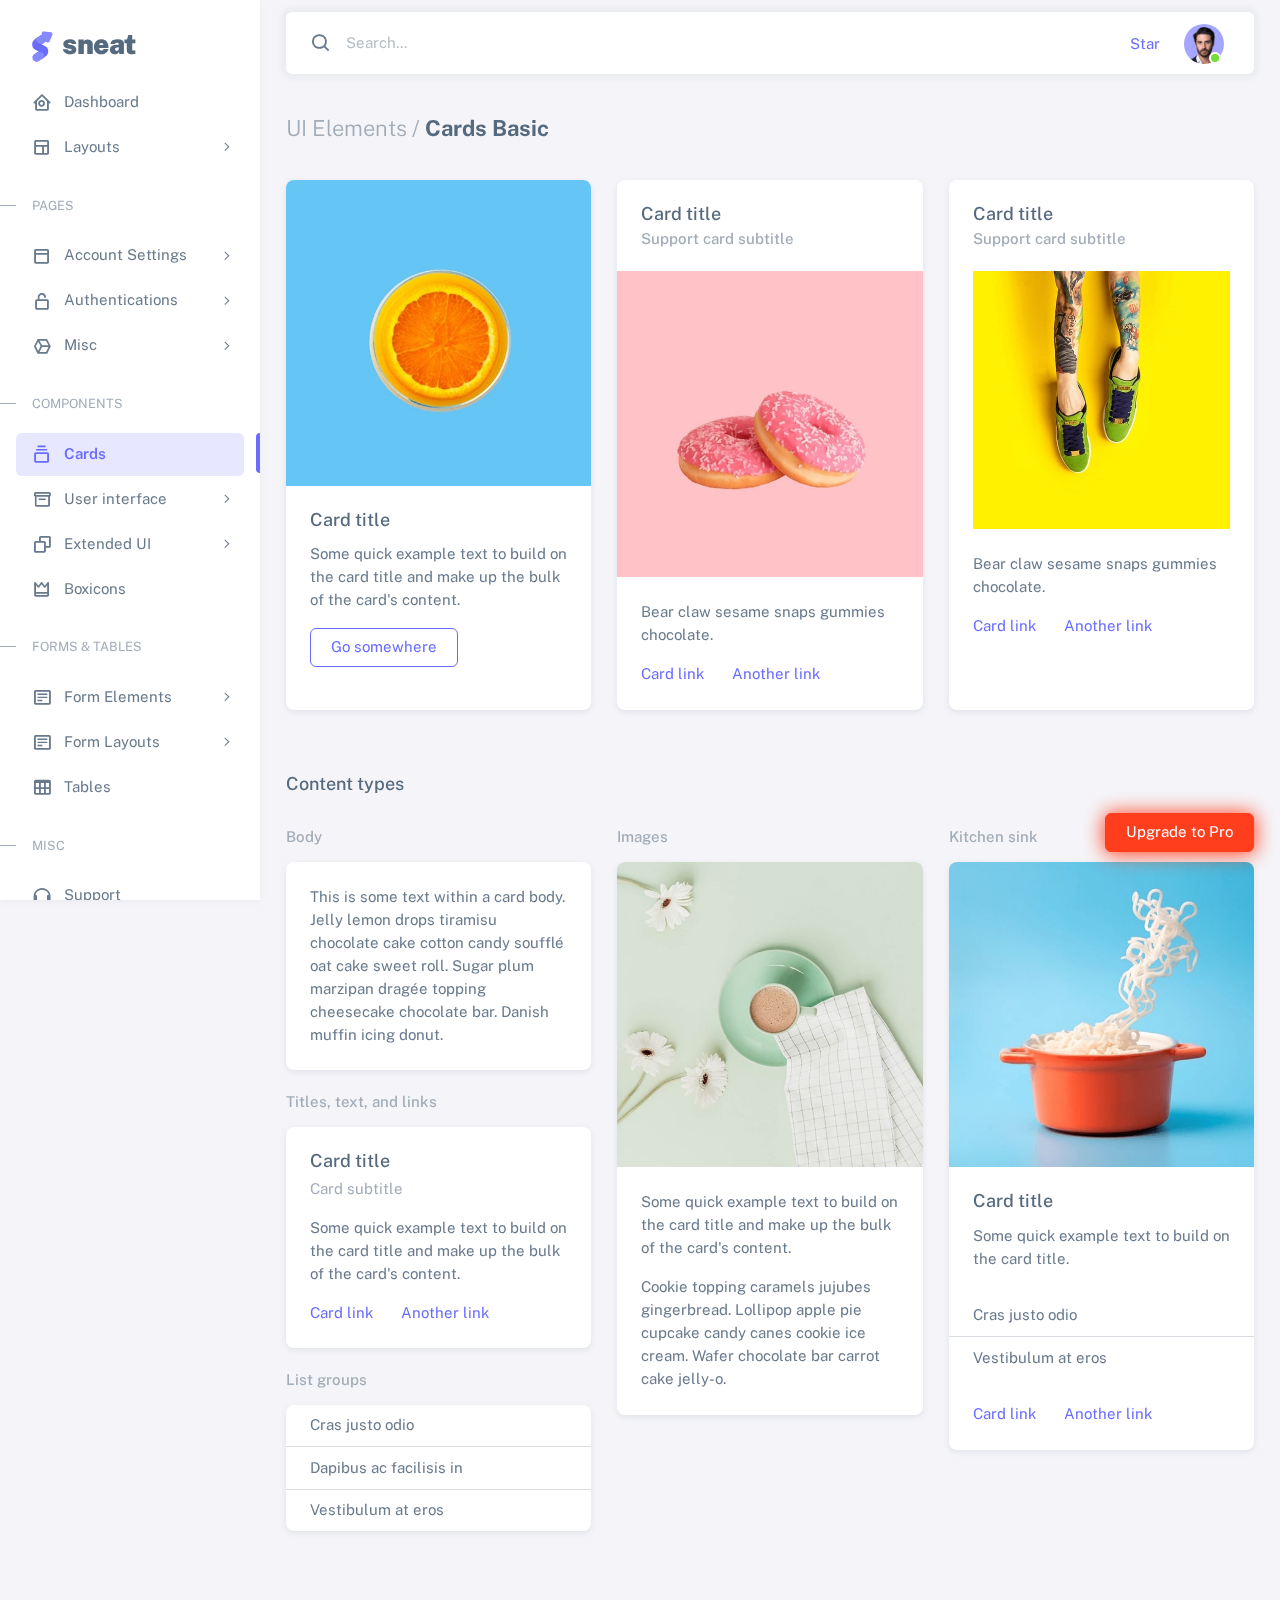
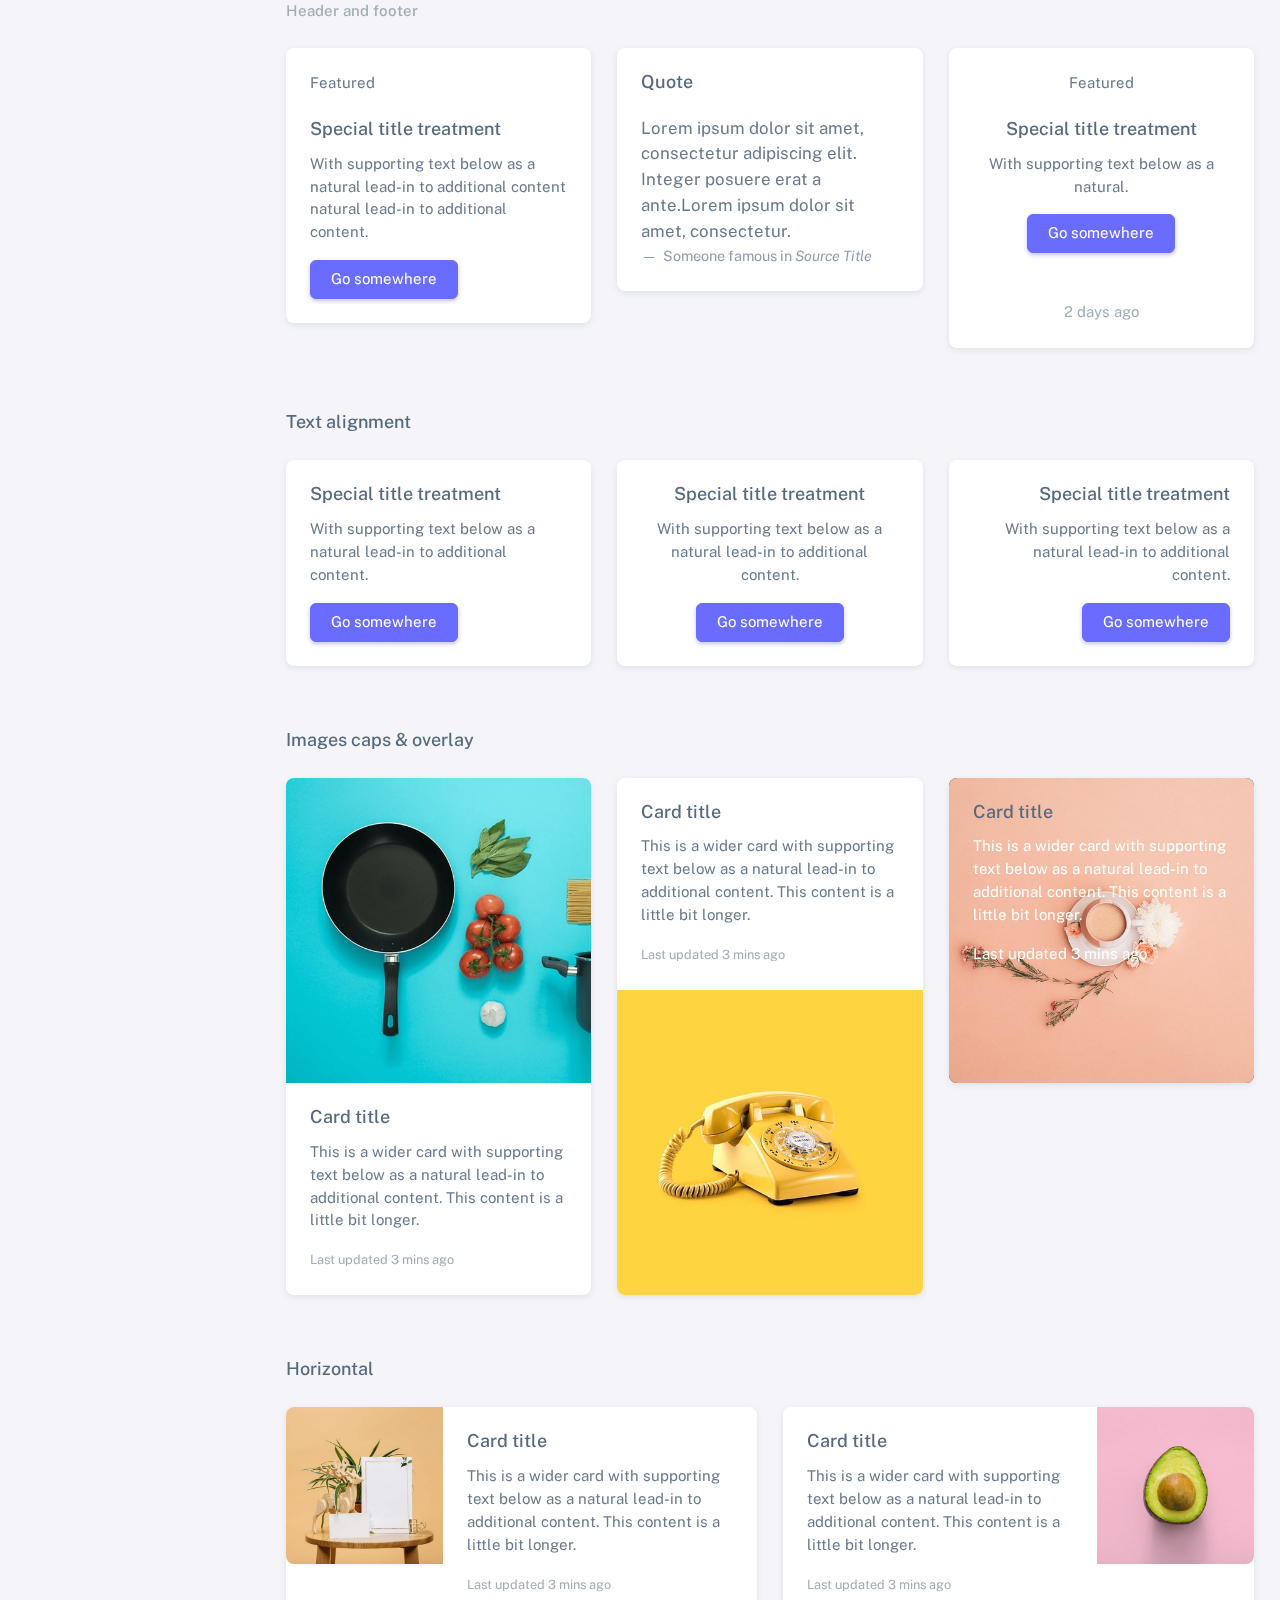
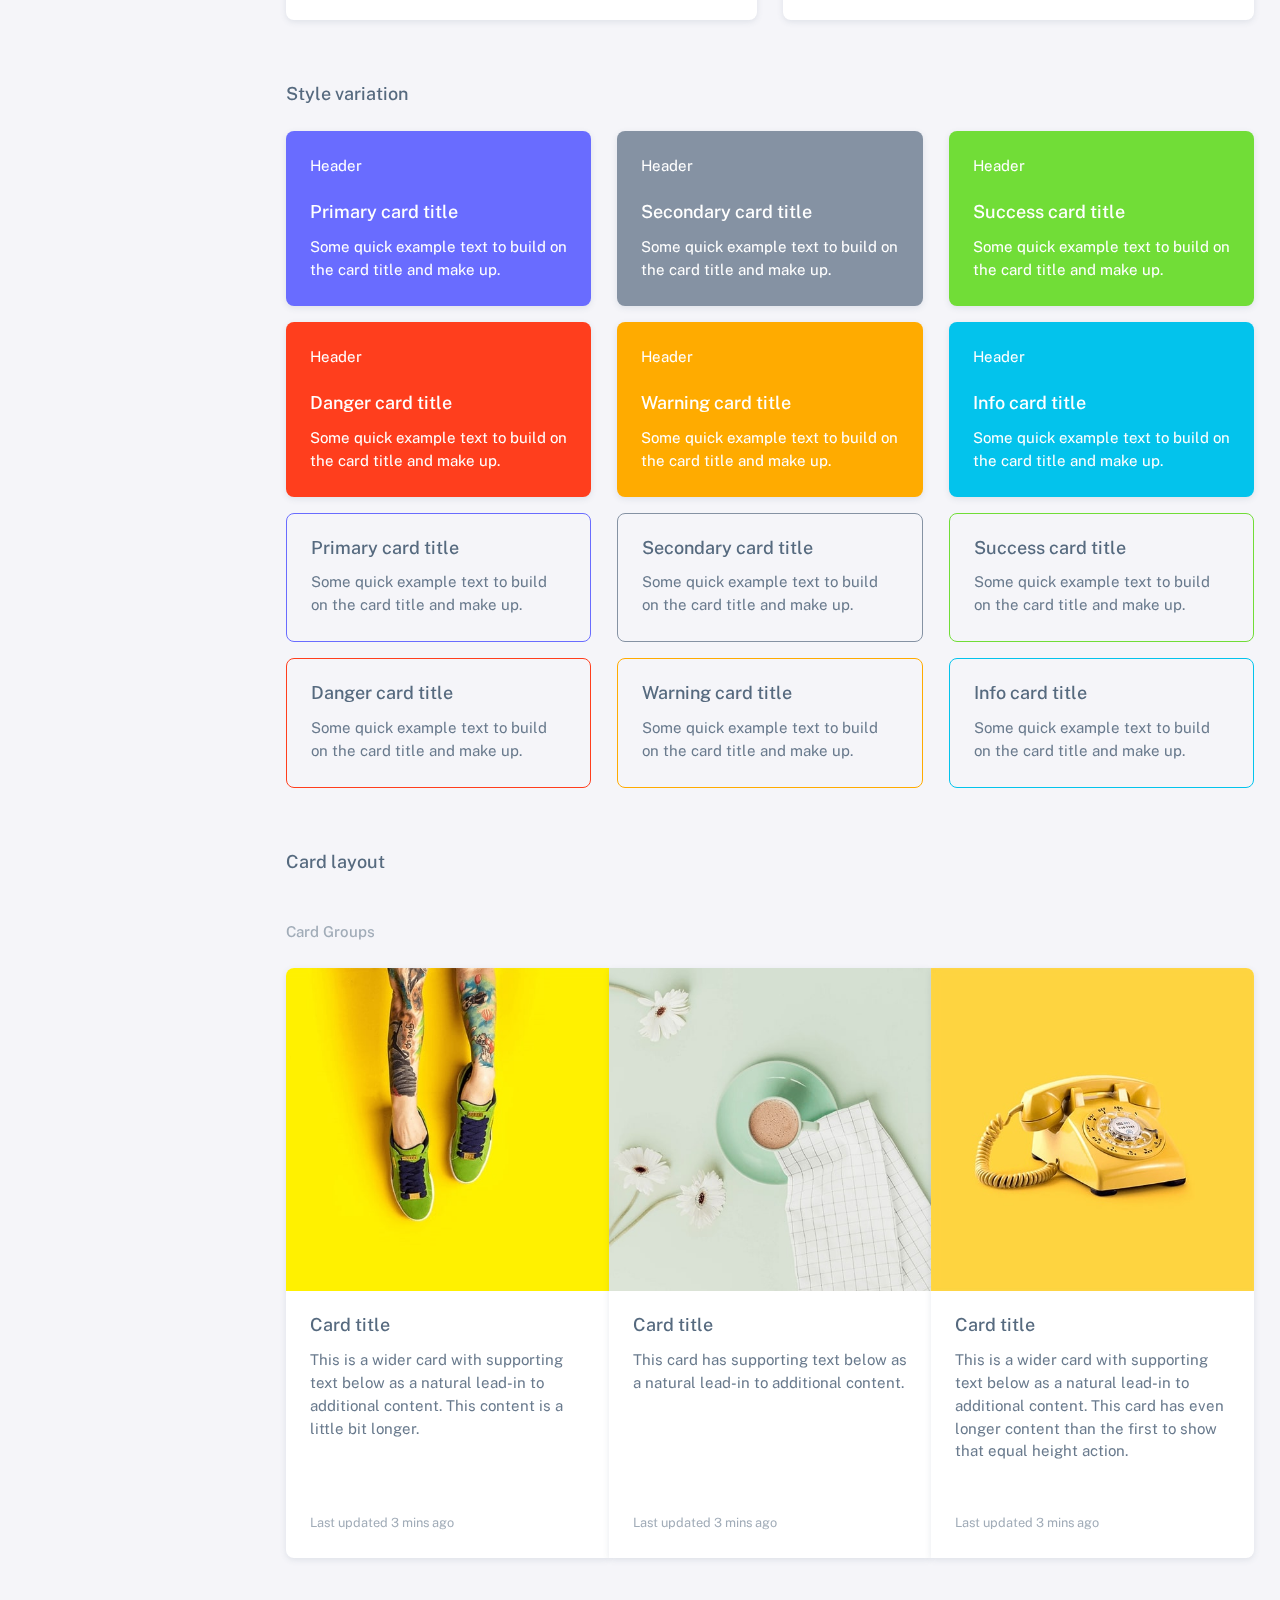
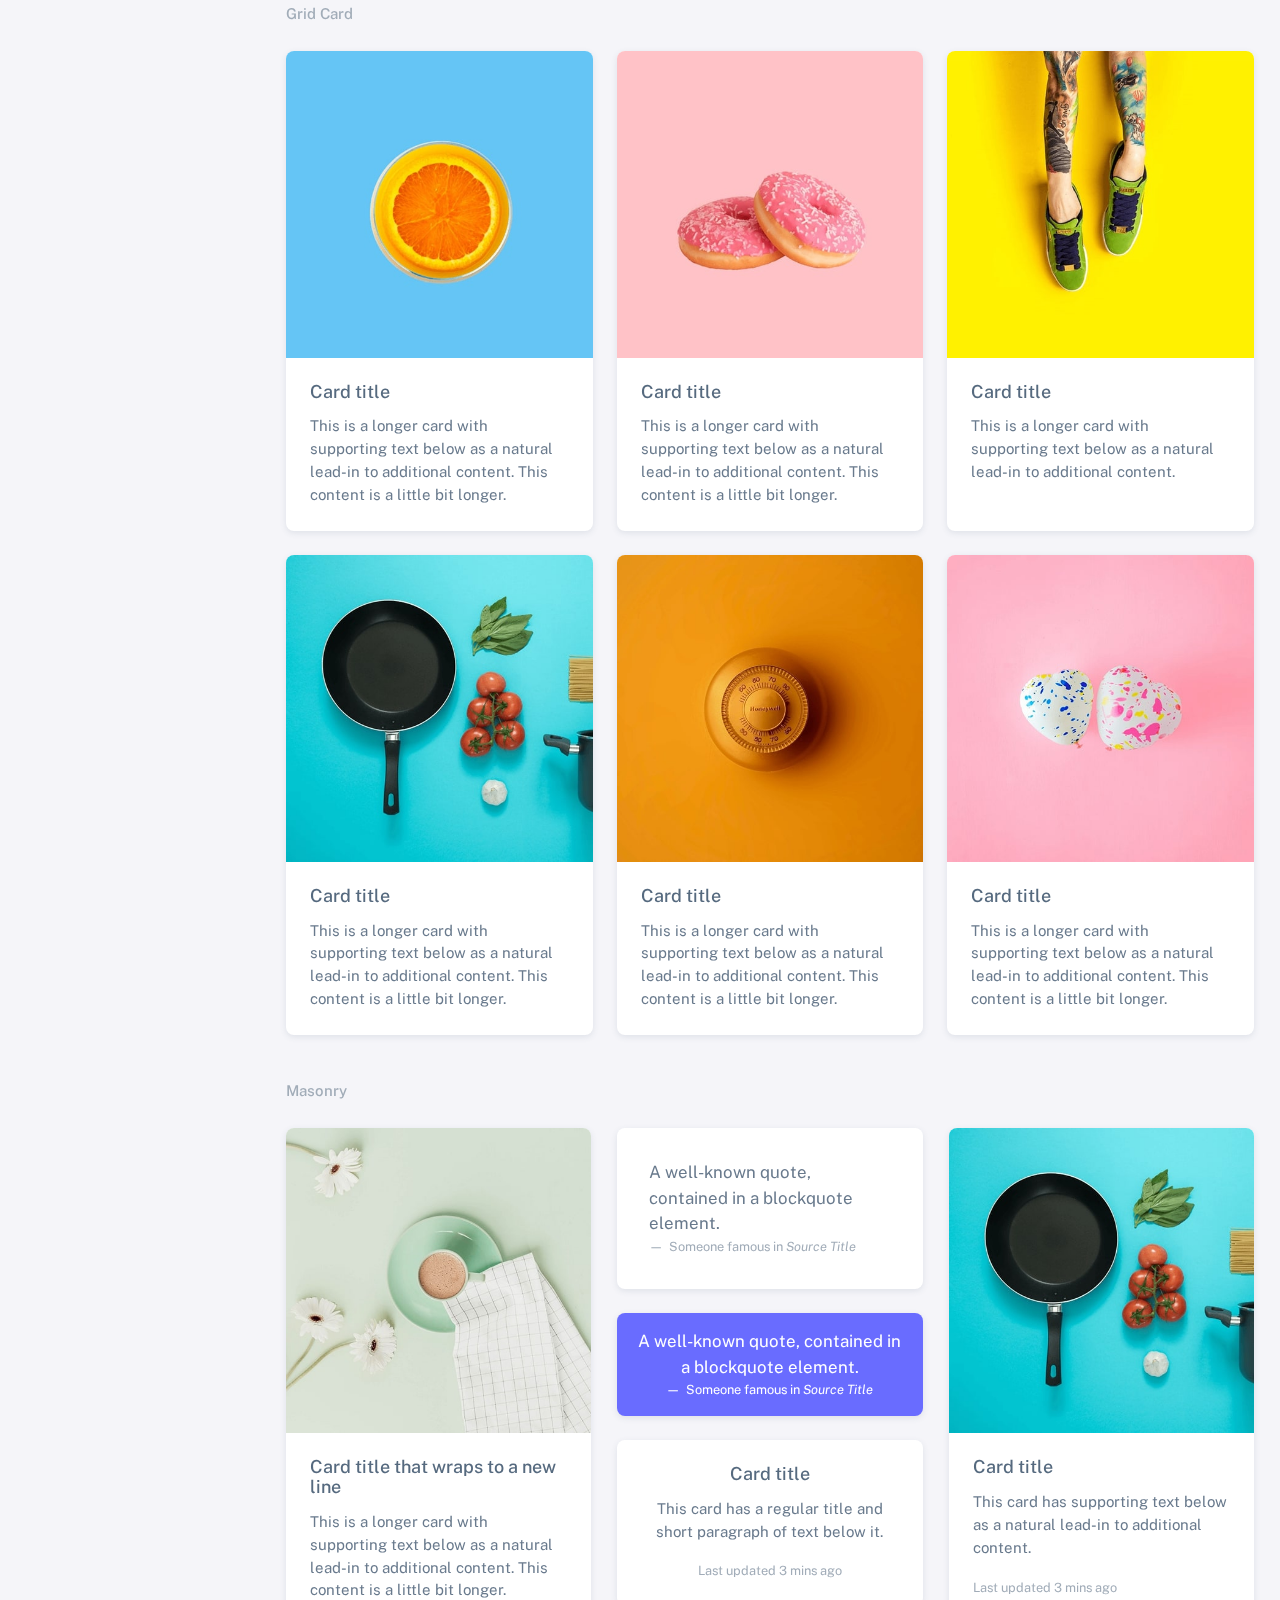
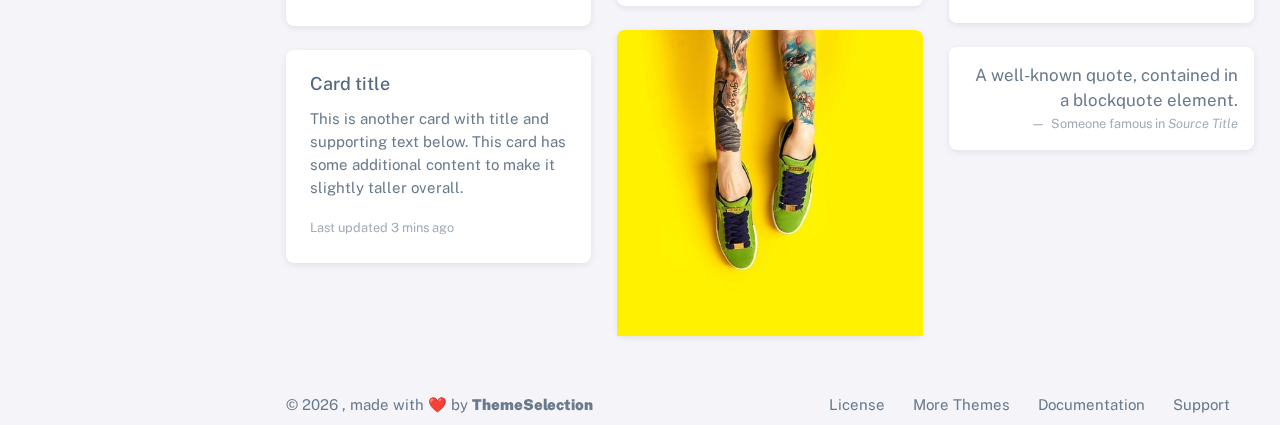
<file: TechFest/sneat-1.0.0/html/cards-basic.html>
<!DOCTYPE html>

<!-- =========================================================
* Sneat - Bootstrap 5 HTML Admin Template - Pro | v1.0.0
==============================================================

* Product Page: https://themeselection.com/products/sneat-bootstrap-html-admin-template/
* Created by: ThemeSelection
* License: You must have a valid license purchased in order to legally use the theme for your project.
* Copyright ThemeSelection (https://themeselection.com)

=========================================================
 -->
<!-- beautify ignore:start -->
<html
  lang="en"
  class="light-style layout-menu-fixed"
  dir="ltr"
  data-theme="theme-default"
  data-assets-path="../assets/"
  data-template="vertical-menu-template-free"
>
  <head>
    <meta charset="utf-8" />
    <meta
      name="viewport"
      content="width=device-width, initial-scale=1.0, user-scalable=no, minimum-scale=1.0, maximum-scale=1.0"
    />

    <title>Cards basic - UI elements | Sneat - Bootstrap 5 HTML Admin Template - Pro</title>

    <meta name="description" content="" />

    <!-- Favicon -->
    <link rel="icon" type="image/x-icon" href="../assets/img/favicon/favicon.ico" />

    <!-- Fonts -->
    <link rel="preconnect" href="https://fonts.googleapis.com" />
    <link rel="preconnect" href="https://fonts.gstatic.com" crossorigin />
    <link
      href="https://fonts.googleapis.com/css2?family=Public+Sans:ital,wght@0,300;0,400;0,500;0,600;0,700;1,300;1,400;1,500;1,600;1,700&display=swap"
      rel="stylesheet"
    />

    <!-- Icons. Uncomment required icon fonts -->
    <link rel="stylesheet" href="../assets/vendor/fonts/boxicons.css" />

    <!-- Core CSS -->
    <link rel="stylesheet" href="../assets/vendor/css/core.css" class="template-customizer-core-css" />
    <link rel="stylesheet" href="../assets/vendor/css/theme-default.css" class="template-customizer-theme-css" />
    <link rel="stylesheet" href="../assets/css/demo.css" />

    <!-- Vendors CSS -->
    <link rel="stylesheet" href="../assets/vendor/libs/perfect-scrollbar/perfect-scrollbar.css" />

    <!-- Page CSS -->

    <!-- Helpers -->
    <script src="../assets/vendor/js/helpers.js"></script>

    <!--! Template customizer & Theme config files MUST be included after core stylesheets and helpers.js in the <head> section -->
    <!--? Config:  Mandatory theme config file contain global vars & default theme options, Set your preferred theme option in this file.  -->
    <script src="../assets/js/config.js"></script>
  </head>

  <body>
    <!-- Layout wrapper -->
    <div class="layout-wrapper layout-content-navbar">
      <div class="layout-container">
        <!-- Menu -->

        <aside id="layout-menu" class="layout-menu menu-vertical menu bg-menu-theme">
          <div class="app-brand demo">
            <a href="index.html" class="app-brand-link">
              <span class="app-brand-logo demo">
                <svg
                  width="25"
                  viewBox="0 0 25 42"
                  version="1.1"
                  xmlns="http://www.w3.org/2000/svg"
                  xmlns:xlink="http://www.w3.org/1999/xlink"
                >
                  <defs>
                    <path
                      d="M13.7918663,0.358365126 L3.39788168,7.44174259 C0.566865006,9.69408886 -0.379795268,12.4788597 0.557900856,15.7960551 C0.68998853,16.2305145 1.09562888,17.7872135 3.12357076,19.2293357 C3.8146334,19.7207684 5.32369333,20.3834223 7.65075054,21.2172976 L7.59773219,21.2525164 L2.63468769,24.5493413 C0.445452254,26.3002124 0.0884951797,28.5083815 1.56381646,31.1738486 C2.83770406,32.8170431 5.20850219,33.2640127 7.09180128,32.5391577 C8.347334,32.0559211 11.4559176,30.0011079 16.4175519,26.3747182 C18.0338572,24.4997857 18.6973423,22.4544883 18.4080071,20.2388261 C17.963753,17.5346866 16.1776345,15.5799961 13.0496516,14.3747546 L10.9194936,13.4715819 L18.6192054,7.984237 L13.7918663,0.358365126 Z"
                      id="path-1"
                    ></path>
                    <path
                      d="M5.47320593,6.00457225 C4.05321814,8.216144 4.36334763,10.0722806 6.40359441,11.5729822 C8.61520715,12.571656 10.0999176,13.2171421 10.8577257,13.5094407 L15.5088241,14.433041 L18.6192054,7.984237 C15.5364148,3.11535317 13.9273018,0.573395879 13.7918663,0.358365126 C13.5790555,0.511491653 10.8061687,2.3935607 5.47320593,6.00457225 Z"
                      id="path-3"
                    ></path>
                    <path
                      d="M7.50063644,21.2294429 L12.3234468,23.3159332 C14.1688022,24.7579751 14.397098,26.4880487 13.008334,28.506154 C11.6195701,30.5242593 10.3099883,31.790241 9.07958868,32.3040991 C5.78142938,33.4346997 4.13234973,34 4.13234973,34 C4.13234973,34 2.75489982,33.0538207 2.37032616e-14,31.1614621 C-0.55822714,27.8186216 -0.55822714,26.0572515 -4.05231404e-15,25.8773518 C0.83734071,25.6075023 2.77988457,22.8248993 3.3049379,22.52991 C3.65497346,22.3332504 5.05353963,21.8997614 7.50063644,21.2294429 Z"
                      id="path-4"
                    ></path>
                    <path
                      d="M20.6,7.13333333 L25.6,13.8 C26.2627417,14.6836556 26.0836556,15.9372583 25.2,16.6 C24.8538077,16.8596443 24.4327404,17 24,17 L14,17 C12.8954305,17 12,16.1045695 12,15 C12,14.5672596 12.1403557,14.1461923 12.4,13.8 L17.4,7.13333333 C18.0627417,6.24967773 19.3163444,6.07059163 20.2,6.73333333 C20.3516113,6.84704183 20.4862915,6.981722 20.6,7.13333333 Z"
                      id="path-5"
                    ></path>
                  </defs>
                  <g id="g-app-brand" stroke="none" stroke-width="1" fill="none" fill-rule="evenodd">
                    <g id="Brand-Logo" transform="translate(-27.000000, -15.000000)">
                      <g id="Icon" transform="translate(27.000000, 15.000000)">
                        <g id="Mask" transform="translate(0.000000, 8.000000)">
                          <mask id="mask-2" fill="white">
                            <use xlink:href="#path-1"></use>
                          </mask>
                          <use fill="#696cff" xlink:href="#path-1"></use>
                          <g id="Path-3" mask="url(#mask-2)">
                            <use fill="#696cff" xlink:href="#path-3"></use>
                            <use fill-opacity="0.2" fill="#FFFFFF" xlink:href="#path-3"></use>
                          </g>
                          <g id="Path-4" mask="url(#mask-2)">
                            <use fill="#696cff" xlink:href="#path-4"></use>
                            <use fill-opacity="0.2" fill="#FFFFFF" xlink:href="#path-4"></use>
                          </g>
                        </g>
                        <g
                          id="Triangle"
                          transform="translate(19.000000, 11.000000) rotate(-300.000000) translate(-19.000000, -11.000000) "
                        >
                          <use fill="#696cff" xlink:href="#path-5"></use>
                          <use fill-opacity="0.2" fill="#FFFFFF" xlink:href="#path-5"></use>
                        </g>
                      </g>
                    </g>
                  </g>
                </svg>
              </span>
              <span class="app-brand-text demo menu-text fw-bolder ms-2">Sneat</span>
            </a>

            <a href="javascript:void(0);" class="layout-menu-toggle menu-link text-large ms-auto d-block d-xl-none">
              <i class="bx bx-chevron-left bx-sm align-middle"></i>
            </a>
          </div>

          <div class="menu-inner-shadow"></div>

          <ul class="menu-inner py-1">
            <!-- Dashboard -->
            <li class="menu-item">
              <a href="index.html" class="menu-link">
                <i class="menu-icon tf-icons bx bx-home-circle"></i>
                <div data-i18n="Analytics">Dashboard</div>
              </a>
            </li>

            <!-- Layouts -->
            <li class="menu-item">
              <a href="javascript:void(0);" class="menu-link menu-toggle">
                <i class="menu-icon tf-icons bx bx-layout"></i>
                <div data-i18n="Layouts">Layouts</div>
              </a>

              <ul class="menu-sub">
                <li class="menu-item">
                  <a href="layouts-without-menu.html" class="menu-link">
                    <div data-i18n="Without menu">Without menu</div>
                  </a>
                </li>
                <li class="menu-item">
                  <a href="layouts-without-navbar.html" class="menu-link">
                    <div data-i18n="Without navbar">Without navbar</div>
                  </a>
                </li>
                <li class="menu-item">
                  <a href="layouts-container.html" class="menu-link">
                    <div data-i18n="Container">Container</div>
                  </a>
                </li>
                <li class="menu-item">
                  <a href="layouts-fluid.html" class="menu-link">
                    <div data-i18n="Fluid">Fluid</div>
                  </a>
                </li>
                <li class="menu-item">
                  <a href="layouts-blank.html" class="menu-link">
                    <div data-i18n="Blank">Blank</div>
                  </a>
                </li>
              </ul>
            </li>

            <li class="menu-header small text-uppercase">
              <span class="menu-header-text">Pages</span>
            </li>
            <li class="menu-item">
              <a href="javascript:void(0);" class="menu-link menu-toggle">
                <i class="menu-icon tf-icons bx bx-dock-top"></i>
                <div data-i18n="Account Settings">Account Settings</div>
              </a>
              <ul class="menu-sub">
                <li class="menu-item">
                  <a href="pages-account-settings-account.html" class="menu-link">
                    <div data-i18n="Account">Account</div>
                  </a>
                </li>
                <li class="menu-item">
                  <a href="pages-account-settings-notifications.html" class="menu-link">
                    <div data-i18n="Notifications">Notifications</div>
                  </a>
                </li>
                <li class="menu-item">
                  <a href="pages-account-settings-connections.html" class="menu-link">
                    <div data-i18n="Connections">Connections</div>
                  </a>
                </li>
              </ul>
            </li>
            <li class="menu-item">
              <a href="javascript:void(0);" class="menu-link menu-toggle">
                <i class="menu-icon tf-icons bx bx-lock-open-alt"></i>
                <div data-i18n="Authentications">Authentications</div>
              </a>
              <ul class="menu-sub">
                <li class="menu-item">
                  <a href="auth-login-basic.html" class="menu-link" target="_blank">
                    <div data-i18n="Basic">Login</div>
                  </a>
                </li>
                <li class="menu-item">
                  <a href="auth-register-basic.html" class="menu-link" target="_blank">
                    <div data-i18n="Basic">Register</div>
                  </a>
                </li>
                <li class="menu-item">
                  <a href="auth-forgot-password-basic.html" class="menu-link" target="_blank">
                    <div data-i18n="Basic">Forgot Password</div>
                  </a>
                </li>
              </ul>
            </li>
            <li class="menu-item">
              <a href="javascript:void(0);" class="menu-link menu-toggle">
                <i class="menu-icon tf-icons bx bx-cube-alt"></i>
                <div data-i18n="Misc">Misc</div>
              </a>
              <ul class="menu-sub">
                <li class="menu-item">
                  <a href="pages-misc-error.html" class="menu-link">
                    <div data-i18n="Error">Error</div>
                  </a>
                </li>
                <li class="menu-item">
                  <a href="pages-misc-under-maintenance.html" class="menu-link">
                    <div data-i18n="Under Maintenance">Under Maintenance</div>
                  </a>
                </li>
              </ul>
            </li>
            <!-- Components -->
            <li class="menu-header small text-uppercase"><span class="menu-header-text">Components</span></li>
            <!-- Cards -->
            <li class="menu-item active">
              <a href="cards-basic.html" class="menu-link">
                <i class="menu-icon tf-icons bx bx-collection"></i>
                <div data-i18n="Basic">Cards</div>
              </a>
            </li>
            <!-- User interface -->
            <li class="menu-item">
              <a href="javascript:void(0)" class="menu-link menu-toggle">
                <i class="menu-icon tf-icons bx bx-box"></i>
                <div data-i18n="User interface">User interface</div>
              </a>
              <ul class="menu-sub">
                <li class="menu-item">
                  <a href="ui-accordion.html" class="menu-link">
                    <div data-i18n="Accordion">Accordion</div>
                  </a>
                </li>
                <li class="menu-item">
                  <a href="ui-alerts.html" class="menu-link">
                    <div data-i18n="Alerts">Alerts</div>
                  </a>
                </li>
                <li class="menu-item">
                  <a href="ui-badges.html" class="menu-link">
                    <div data-i18n="Badges">Badges</div>
                  </a>
                </li>
                <li class="menu-item">
                  <a href="ui-buttons.html" class="menu-link">
                    <div data-i18n="Buttons">Buttons</div>
                  </a>
                </li>
                <li class="menu-item">
                  <a href="ui-carousel.html" class="menu-link">
                    <div data-i18n="Carousel">Carousel</div>
                  </a>
                </li>
                <li class="menu-item">
                  <a href="ui-collapse.html" class="menu-link">
                    <div data-i18n="Collapse">Collapse</div>
                  </a>
                </li>
                <li class="menu-item">
                  <a href="ui-dropdowns.html" class="menu-link">
                    <div data-i18n="Dropdowns">Dropdowns</div>
                  </a>
                </li>
                <li class="menu-item">
                  <a href="ui-footer.html" class="menu-link">
                    <div data-i18n="Footer">Footer</div>
                  </a>
                </li>
                <li class="menu-item">
                  <a href="ui-list-groups.html" class="menu-link">
                    <div data-i18n="List Groups">List groups</div>
                  </a>
                </li>
                <li class="menu-item">
                  <a href="ui-modals.html" class="menu-link">
                    <div data-i18n="Modals">Modals</div>
                  </a>
                </li>
                <li class="menu-item">
                  <a href="ui-navbar.html" class="menu-link">
                    <div data-i18n="Navbar">Navbar</div>
                  </a>
                </li>
                <li class="menu-item">
                  <a href="ui-offcanvas.html" class="menu-link">
                    <div data-i18n="Offcanvas">Offcanvas</div>
                  </a>
                </li>
                <li class="menu-item">
                  <a href="ui-pagination-breadcrumbs.html" class="menu-link">
                    <div data-i18n="Pagination &amp; Breadcrumbs">Pagination &amp; Breadcrumbs</div>
                  </a>
                </li>
                <li class="menu-item">
                  <a href="ui-progress.html" class="menu-link">
                    <div data-i18n="Progress">Progress</div>
                  </a>
                </li>
                <li class="menu-item">
                  <a href="ui-spinners.html" class="menu-link">
                    <div data-i18n="Spinners">Spinners</div>
                  </a>
                </li>
                <li class="menu-item">
                  <a href="ui-tabs-pills.html" class="menu-link">
                    <div data-i18n="Tabs &amp; Pills">Tabs &amp; Pills</div>
                  </a>
                </li>
                <li class="menu-item">
                  <a href="ui-toasts.html" class="menu-link">
                    <div data-i18n="Toasts">Toasts</div>
                  </a>
                </li>
                <li class="menu-item">
                  <a href="ui-tooltips-popovers.html" class="menu-link">
                    <div data-i18n="Tooltips & Popovers">Tooltips &amp; popovers</div>
                  </a>
                </li>
                <li class="menu-item">
                  <a href="ui-typography.html" class="menu-link">
                    <div data-i18n="Typography">Typography</div>
                  </a>
                </li>
              </ul>
            </li>

            <!-- Extended components -->
            <li class="menu-item">
              <a href="javascript:void(0)" class="menu-link menu-toggle">
                <i class="menu-icon tf-icons bx bx-copy"></i>
                <div data-i18n="Extended UI">Extended UI</div>
              </a>
              <ul class="menu-sub">
                <li class="menu-item">
                  <a href="extended-ui-perfect-scrollbar.html" class="menu-link">
                    <div data-i18n="Perfect Scrollbar">Perfect scrollbar</div>
                  </a>
                </li>
                <li class="menu-item">
                  <a href="extended-ui-text-divider.html" class="menu-link">
                    <div data-i18n="Text Divider">Text Divider</div>
                  </a>
                </li>
              </ul>
            </li>

            <li class="menu-item">
              <a href="icons-boxicons.html" class="menu-link">
                <i class="menu-icon tf-icons bx bx-crown"></i>
                <div data-i18n="Boxicons">Boxicons</div>
              </a>
            </li>

            <!-- Forms & Tables -->
            <li class="menu-header small text-uppercase"><span class="menu-header-text">Forms &amp; Tables</span></li>
            <!-- Forms -->
            <li class="menu-item">
              <a href="javascript:void(0);" class="menu-link menu-toggle">
                <i class="menu-icon tf-icons bx bx-detail"></i>
                <div data-i18n="Form Elements">Form Elements</div>
              </a>
              <ul class="menu-sub">
                <li class="menu-item">
                  <a href="forms-basic-inputs.html" class="menu-link">
                    <div data-i18n="Basic Inputs">Basic Inputs</div>
                  </a>
                </li>
                <li class="menu-item">
                  <a href="forms-input-groups.html" class="menu-link">
                    <div data-i18n="Input groups">Input groups</div>
                  </a>
                </li>
              </ul>
            </li>
            <li class="menu-item">
              <a href="javascript:void(0);" class="menu-link menu-toggle">
                <i class="menu-icon tf-icons bx bx-detail"></i>
                <div data-i18n="Form Layouts">Form Layouts</div>
              </a>
              <ul class="menu-sub">
                <li class="menu-item">
                  <a href="form-layouts-vertical.html" class="menu-link">
                    <div data-i18n="Vertical Form">Vertical Form</div>
                  </a>
                </li>
                <li class="menu-item">
                  <a href="form-layouts-horizontal.html" class="menu-link">
                    <div data-i18n="Horizontal Form">Horizontal Form</div>
                  </a>
                </li>
              </ul>
            </li>
            <!-- Tables -->
            <li class="menu-item">
              <a href="tables-basic.html" class="menu-link">
                <i class="menu-icon tf-icons bx bx-table"></i>
                <div data-i18n="Tables">Tables</div>
              </a>
            </li>
            <!-- Misc -->
            <li class="menu-header small text-uppercase"><span class="menu-header-text">Misc</span></li>
            <li class="menu-item">
              <a
                href="https://github.com/themeselection/sneat-html-admin-template-free/issues"
                target="_blank"
                class="menu-link"
              >
                <i class="menu-icon tf-icons bx bx-support"></i>
                <div data-i18n="Support">Support</div>
              </a>
            </li>
            <li class="menu-item">
              <a
                href="https://themeselection.com/demo/sneat-bootstrap-html-admin-template/documentation/"
                target="_blank"
                class="menu-link"
              >
                <i class="menu-icon tf-icons bx bx-file"></i>
                <div data-i18n="Documentation">Documentation</div>
              </a>
            </li>
          </ul>
        </aside>
        <!-- / Menu -->

        <!-- Layout container -->
        <div class="layout-page">
          <!-- Navbar -->

          <nav
            class="layout-navbar container-xxl navbar navbar-expand-xl navbar-detached align-items-center bg-navbar-theme"
            id="layout-navbar"
          >
            <div class="layout-menu-toggle navbar-nav align-items-xl-center me-3 me-xl-0 d-xl-none">
              <a class="nav-item nav-link px-0 me-xl-4" href="javascript:void(0)">
                <i class="bx bx-menu bx-sm"></i>
              </a>
            </div>

            <div class="navbar-nav-right d-flex align-items-center" id="navbar-collapse">
              <!-- Search -->
              <div class="navbar-nav align-items-center">
                <div class="nav-item d-flex align-items-center">
                  <i class="bx bx-search fs-4 lh-0"></i>
                  <input
                    type="text"
                    class="form-control border-0 shadow-none"
                    placeholder="Search..."
                    aria-label="Search..."
                  />
                </div>
              </div>
              <!-- /Search -->

              <ul class="navbar-nav flex-row align-items-center ms-auto">
                <!-- Place this tag where you want the button to render. -->
                <li class="nav-item lh-1 me-3">
                  <a
                    class="github-button"
                    href="https://github.com/themeselection/sneat-html-admin-template-free"
                    data-icon="octicon-star"
                    data-size="large"
                    data-show-count="true"
                    aria-label="Star themeselection/sneat-html-admin-template-free on GitHub"
                    >Star</a
                  >
                </li>

                <!-- User -->
                <li class="nav-item navbar-dropdown dropdown-user dropdown">
                  <a class="nav-link dropdown-toggle hide-arrow" href="javascript:void(0);" data-bs-toggle="dropdown">
                    <div class="avatar avatar-online">
                      <img src="../assets/img/avatars/1.png" alt class="w-px-40 h-auto rounded-circle" />
                    </div>
                  </a>
                  <ul class="dropdown-menu dropdown-menu-end">
                    <li>
                      <a class="dropdown-item" href="#">
                        <div class="d-flex">
                          <div class="flex-shrink-0 me-3">
                            <div class="avatar avatar-online">
                              <img src="../assets/img/avatars/1.png" alt class="w-px-40 h-auto rounded-circle" />
                            </div>
                          </div>
                          <div class="flex-grow-1">
                            <span class="fw-semibold d-block">John Doe</span>
                            <small class="text-muted">Admin</small>
                          </div>
                        </div>
                      </a>
                    </li>
                    <li>
                      <div class="dropdown-divider"></div>
                    </li>
                    <li>
                      <a class="dropdown-item" href="#">
                        <i class="bx bx-user me-2"></i>
                        <span class="align-middle">My Profile</span>
                      </a>
                    </li>
                    <li>
                      <a class="dropdown-item" href="#">
                        <i class="bx bx-cog me-2"></i>
                        <span class="align-middle">Settings</span>
                      </a>
                    </li>
                    <li>
                      <a class="dropdown-item" href="#">
                        <span class="d-flex align-items-center align-middle">
                          <i class="flex-shrink-0 bx bx-credit-card me-2"></i>
                          <span class="flex-grow-1 align-middle">Billing</span>
                          <span class="flex-shrink-0 badge badge-center rounded-pill bg-danger w-px-20 h-px-20">4</span>
                        </span>
                      </a>
                    </li>
                    <li>
                      <div class="dropdown-divider"></div>
                    </li>
                    <li>
                      <a class="dropdown-item" href="auth-login-basic.html">
                        <i class="bx bx-power-off me-2"></i>
                        <span class="align-middle">Log Out</span>
                      </a>
                    </li>
                  </ul>
                </li>
                <!--/ User -->
              </ul>
            </div>
          </nav>

          <!-- / Navbar -->

          <!-- Content wrapper -->
          <div class="content-wrapper">
            <!-- Content -->

            <div class="container-xxl flex-grow-1 container-p-y">
              <h4 class="fw-bold py-3 mb-4"><span class="text-muted fw-light">UI Elements /</span> Cards Basic</h4>

              <!-- Examples -->
              <div class="row mb-5">
                <div class="col-md-6 col-lg-4 mb-3">
                  <div class="card h-100">
                    <img class="card-img-top" src="../assets/img/elements/2.jpg" alt="Card image cap" />
                    <div class="card-body">
                      <h5 class="card-title">Card title</h5>
                      <p class="card-text">
                        Some quick example text to build on the card title and make up the bulk of the card's content.
                      </p>
                      <a href="javascript:void(0)" class="btn btn-outline-primary">Go somewhere</a>
                    </div>
                  </div>
                </div>
                <div class="col-md-6 col-lg-4 mb-3">
                  <div class="card h-100">
                    <div class="card-body">
                      <h5 class="card-title">Card title</h5>
                      <h6 class="card-subtitle text-muted">Support card subtitle</h6>
                    </div>
                    <img class="img-fluid" src="../assets/img/elements/13.jpg" alt="Card image cap" />
                    <div class="card-body">
                      <p class="card-text">Bear claw sesame snaps gummies chocolate.</p>
                      <a href="javascript:void(0);" class="card-link">Card link</a>
                      <a href="javascript:void(0);" class="card-link">Another link</a>
                    </div>
                  </div>
                </div>
                <div class="col-md-6 col-lg-4 mb-3">
                  <div class="card h-100">
                    <div class="card-body">
                      <h5 class="card-title">Card title</h5>
                      <h6 class="card-subtitle text-muted">Support card subtitle</h6>
                      <img
                        class="img-fluid d-flex mx-auto my-4"
                        src="../assets/img/elements/4.jpg"
                        alt="Card image cap"
                      />
                      <p class="card-text">Bear claw sesame snaps gummies chocolate.</p>
                      <a href="javascript:void(0);" class="card-link">Card link</a>
                      <a href="javascript:void(0);" class="card-link">Another link</a>
                    </div>
                  </div>
                </div>
              </div>
              <!-- Examples -->

              <!-- Content types -->
              <h5 class="pb-1 mb-4">Content types</h5>

              <div class="row mb-5">
                <div class="col-md-6 col-lg-4">
                  <h6 class="mt-2 text-muted">Body</h6>
                  <div class="card mb-4">
                    <div class="card-body">
                      <p class="card-text">
                        This is some text within a card body. Jelly lemon drops tiramisu chocolate cake cotton candy
                        soufflé oat cake sweet roll. Sugar plum marzipan dragée topping cheesecake chocolate bar. Danish
                        muffin icing donut.
                      </p>
                    </div>
                  </div>
                  <h6 class="mt-2 text-muted">Titles, text, and links</h6>
                  <div class="card mb-4">
                    <div class="card-body">
                      <h5 class="card-title">Card title</h5>
                      <div class="card-subtitle text-muted mb-3">Card subtitle</div>
                      <p class="card-text">
                        Some quick example text to build on the card title and make up the bulk of the card's content.
                      </p>
                      <a href="javascript:void(0)" class="card-link">Card link</a>
                      <a href="javascript:void(0)" class="card-link">Another link</a>
                    </div>
                  </div>
                  <h6 class="mt-2 text-muted">List groups</h6>
                  <div class="card mb-4">
                    <ul class="list-group list-group-flush">
                      <li class="list-group-item">Cras justo odio</li>
                      <li class="list-group-item">Dapibus ac facilisis in</li>
                      <li class="list-group-item">Vestibulum at eros</li>
                    </ul>
                  </div>
                </div>
                <div class="col-md-6 col-lg-4">
                  <h6 class="mt-2 text-muted">Images</h6>
                  <div class="card mb-4">
                    <img class="card-img-top" src="../assets/img/elements/5.jpg" alt="Card image cap" />
                    <div class="card-body">
                      <p class="card-text">
                        Some quick example text to build on the card title and make up the bulk of the card's content.
                      </p>
                      <p class="card-text">
                        Cookie topping caramels jujubes gingerbread. Lollipop apple pie cupcake candy canes cookie ice
                        cream. Wafer chocolate bar carrot cake jelly-o.
                      </p>
                    </div>
                  </div>
                </div>
                <div class="col-md-6 col-lg-4">
                  <h6 class="mt-2 text-muted">Kitchen sink</h6>
                  <div class="card">
                    <img class="card-img-top" src="../assets/img/elements/7.jpg" alt="Card image cap" />
                    <div class="card-body">
                      <h5 class="card-title">Card title</h5>
                      <p class="card-text">Some quick example text to build on the card title.</p>
                    </div>
                    <ul class="list-group list-group-flush">
                      <li class="list-group-item">Cras justo odio</li>
                      <li class="list-group-item">Vestibulum at eros</li>
                    </ul>
                    <div class="card-body">
                      <a href="javascript:void(0)" class="card-link">Card link</a>
                      <a href="javascript:void(0)" class="card-link">Another link</a>
                    </div>
                  </div>
                </div>
              </div>

              <h6 class="pb-1 mb-4 text-muted">Header and footer</h6>
              <div class="row mb-5">
                <div class="col-md-6 col-lg-4 mb-3">
                  <div class="card">
                    <div class="card-header">Featured</div>
                    <div class="card-body">
                      <h5 class="card-title">Special title treatment</h5>
                      <p class="card-text">
                        With supporting text below as a natural lead-in to additional content natural lead-in to
                        additional content.
                      </p>
                      <a href="javascript:void(0)" class="btn btn-primary">Go somewhere</a>
                    </div>
                  </div>
                </div>
                <div class="col-md-6 col-lg-4 mb-3">
                  <div class="card">
                    <h5 class="card-header">Quote</h5>
                    <div class="card-body">
                      <blockquote class="blockquote mb-0">
                        <p>
                          Lorem ipsum dolor sit amet, consectetur adipiscing elit. Integer posuere erat a ante.Lorem
                          ipsum dolor sit amet, consectetur.
                        </p>
                        <footer class="blockquote-footer">
                          Someone famous in
                          <cite title="Source Title">Source Title</cite>
                        </footer>
                      </blockquote>
                    </div>
                  </div>
                </div>
                <div class="col-md-6 col-lg-4 mb-3">
                  <div class="card text-center">
                    <div class="card-header">Featured</div>
                    <div class="card-body">
                      <h5 class="card-title">Special title treatment</h5>
                      <p class="card-text">With supporting text below as a natural.</p>
                      <a href="javascript:void(0)" class="btn btn-primary">Go somewhere</a>
                    </div>
                    <div class="card-footer text-muted">2 days ago</div>
                  </div>
                </div>
              </div>
              <!--/ Content types -->

              <!-- Text alignment -->
              <h5 class="pb-1 mb-4">Text alignment</h5>
              <div class="row mb-5">
                <div class="col-md-6 col-lg-4">
                  <div class="card mb-3">
                    <div class="card-body">
                      <h5 class="card-title">Special title treatment</h5>
                      <p class="card-text">With supporting text below as a natural lead-in to additional content.</p>
                      <a href="javascript:void(0)" class="btn btn-primary">Go somewhere</a>
                    </div>
                  </div>
                </div>
                <div class="col-md-6 col-lg-4">
                  <div class="card text-center mb-3">
                    <div class="card-body">
                      <h5 class="card-title">Special title treatment</h5>
                      <p class="card-text">With supporting text below as a natural lead-in to additional content.</p>
                      <a href="javascript:void(0)" class="btn btn-primary">Go somewhere</a>
                    </div>
                  </div>
                </div>
                <div class="col-md-6 col-lg-4">
                  <div class="card text-end mb-3">
                    <div class="card-body">
                      <h5 class="card-title">Special title treatment</h5>
                      <p class="card-text">With supporting text below as a natural lead-in to additional content.</p>
                      <a href="javascript:void(0)" class="btn btn-primary">Go somewhere</a>
                    </div>
                  </div>
                </div>
              </div>
              <!--/ Text alignment -->

              <!-- Images -->
              <h5 class="pb-1 mb-4">Images caps & overlay</h5>
              <div class="row mb-5">
                <div class="col-md-6 col-xl-4">
                  <div class="card mb-3">
                    <img class="card-img-top" src="../assets/img/elements/18.jpg" alt="Card image cap" />
                    <div class="card-body">
                      <h5 class="card-title">Card title</h5>
                      <p class="card-text">
                        This is a wider card with supporting text below as a natural lead-in to additional content. This
                        content is a little bit longer.
                      </p>
                      <p class="card-text">
                        <small class="text-muted">Last updated 3 mins ago</small>
                      </p>
                    </div>
                  </div>
                </div>
                <div class="col-md-6 col-xl-4">
                  <div class="card mb-3">
                    <div class="card-body">
                      <h5 class="card-title">Card title</h5>
                      <p class="card-text">
                        This is a wider card with supporting text below as a natural lead-in to additional content. This
                        content is a little bit longer.
                      </p>
                      <p class="card-text">
                        <small class="text-muted">Last updated 3 mins ago</small>
                      </p>
                    </div>
                    <img class="card-img-bottom" src="../assets/img/elements/1.jpg" alt="Card image cap" />
                  </div>
                </div>
                <div class="col-md-6 col-xl-4">
                  <div class="card bg-dark border-0 text-white">
                    <img class="card-img" src="../assets/img/elements/11.jpg" alt="Card image" />
                    <div class="card-img-overlay">
                      <h5 class="card-title">Card title</h5>
                      <p class="card-text">
                        This is a wider card with supporting text below as a natural lead-in to additional content. This
                        content is a little bit longer.
                      </p>
                      <p class="card-text">Last updated 3 mins ago</p>
                    </div>
                  </div>
                </div>
              </div>
              <!--/ Images -->

              <!-- Horizontal -->
              <h5 class="pb-1 mb-4">Horizontal</h5>
              <div class="row mb-5">
                <div class="col-md">
                  <div class="card mb-3">
                    <div class="row g-0">
                      <div class="col-md-4">
                        <img class="card-img card-img-left" src="../assets/img/elements/12.jpg" alt="Card image" />
                      </div>
                      <div class="col-md-8">
                        <div class="card-body">
                          <h5 class="card-title">Card title</h5>
                          <p class="card-text">
                            This is a wider card with supporting text below as a natural lead-in to additional content.
                            This content is a little bit longer.
                          </p>
                          <p class="card-text"><small class="text-muted">Last updated 3 mins ago</small></p>
                        </div>
                      </div>
                    </div>
                  </div>
                </div>
                <div class="col-md">
                  <div class="card mb-3">
                    <div class="row g-0">
                      <div class="col-md-8">
                        <div class="card-body">
                          <h5 class="card-title">Card title</h5>
                          <p class="card-text">
                            This is a wider card with supporting text below as a natural lead-in to additional content.
                            This content is a little bit longer.
                          </p>
                          <p class="card-text"><small class="text-muted">Last updated 3 mins ago</small></p>
                        </div>
                      </div>
                      <div class="col-md-4">
                        <img class="card-img card-img-right" src="../assets/img/elements/17.jpg" alt="Card image" />
                      </div>
                    </div>
                  </div>
                </div>
              </div>
              <!--/ Horizontal -->

              <!-- Style variation -->
              <h5 class="pb-1 mb-4">Style variation</h5>
              <div class="row">
                <div class="col-md-6 col-xl-4">
                  <div class="card bg-primary text-white mb-3">
                    <div class="card-header">Header</div>
                    <div class="card-body">
                      <h5 class="card-title text-white">Primary card title</h5>
                      <p class="card-text">Some quick example text to build on the card title and make up.</p>
                    </div>
                  </div>
                </div>
                <div class="col-md-6 col-xl-4">
                  <div class="card bg-secondary text-white mb-3">
                    <div class="card-header">Header</div>
                    <div class="card-body">
                      <h5 class="card-title text-white">Secondary card title</h5>
                      <p class="card-text">Some quick example text to build on the card title and make up.</p>
                    </div>
                  </div>
                </div>
                <div class="col-md-6 col-xl-4">
                  <div class="card bg-success text-white mb-3">
                    <div class="card-header">Header</div>
                    <div class="card-body">
                      <h5 class="card-title text-white">Success card title</h5>
                      <p class="card-text">Some quick example text to build on the card title and make up.</p>
                    </div>
                  </div>
                </div>
                <div class="col-md-6 col-xl-4">
                  <div class="card bg-danger text-white mb-3">
                    <div class="card-header">Header</div>
                    <div class="card-body">
                      <h5 class="card-title text-white">Danger card title</h5>
                      <p class="card-text">Some quick example text to build on the card title and make up.</p>
                    </div>
                  </div>
                </div>
                <div class="col-md-6 col-xl-4">
                  <div class="card bg-warning text-white mb-3">
                    <div class="card-header">Header</div>
                    <div class="card-body">
                      <h5 class="card-title text-white">Warning card title</h5>
                      <p class="card-text">Some quick example text to build on the card title and make up.</p>
                    </div>
                  </div>
                </div>
                <div class="col-md-6 col-xl-4">
                  <div class="card bg-info text-white mb-3">
                    <div class="card-header">Header</div>
                    <div class="card-body">
                      <h5 class="card-title text-white">Info card title</h5>
                      <p class="card-text">Some quick example text to build on the card title and make up.</p>
                    </div>
                  </div>
                </div>
              </div>
              <!-- Outline -->
              <div class="row">
                <div class="col-md-6 col-xl-4">
                  <div class="card shadow-none bg-transparent border border-primary mb-3">
                    <div class="card-body">
                      <h5 class="card-title">Primary card title</h5>
                      <p class="card-text">Some quick example text to build on the card title and make up.</p>
                    </div>
                  </div>
                </div>
                <div class="col-md-6 col-xl-4">
                  <div class="card shadow-none bg-transparent border border-secondary mb-3">
                    <div class="card-body">
                      <h5 class="card-title">Secondary card title</h5>
                      <p class="card-text">Some quick example text to build on the card title and make up.</p>
                    </div>
                  </div>
                </div>
                <div class="col-md-6 col-xl-4">
                  <div class="card shadow-none bg-transparent border border-success mb-3">
                    <div class="card-body">
                      <h5 class="card-title">Success card title</h5>
                      <p class="card-text">Some quick example text to build on the card title and make up.</p>
                    </div>
                  </div>
                </div>
                <div class="col-md-6 col-xl-4">
                  <div class="card shadow-none bg-transparent border border-danger mb-3">
                    <div class="card-body">
                      <h5 class="card-title">Danger card title</h5>
                      <p class="card-text">Some quick example text to build on the card title and make up.</p>
                    </div>
                  </div>
                </div>
                <div class="col-md-6 col-xl-4">
                  <div class="card shadow-none bg-transparent border border-warning mb-3">
                    <div class="card-body">
                      <h5 class="card-title">Warning card title</h5>
                      <p class="card-text">Some quick example text to build on the card title and make up.</p>
                    </div>
                  </div>
                </div>
                <div class="col-md-6 col-xl-4">
                  <div class="card shadow-none bg-transparent border border-info mb-3">
                    <div class="card-body">
                      <h5 class="card-title">Info card title</h5>
                      <p class="card-text">Some quick example text to build on the card title and make up.</p>
                    </div>
                  </div>
                </div>
              </div>
              <!--/ Style variation -->

              <!-- Card layout -->
              <h5 class="pb-1 my-5">Card layout</h5>

              <!-- Card Groups -->
              <h6 class="pb-1 mb-4 text-muted">Card Groups</h6>
              <div class="card-group mb-5">
                <div class="card">
                  <img class="card-img-top" src="../assets/img/elements/4.jpg" alt="Card image cap" />
                  <div class="card-body">
                    <h5 class="card-title">Card title</h5>
                    <p class="card-text">
                      This is a wider card with supporting text below as a natural lead-in to additional content. This
                      content is a little bit longer.
                    </p>
                  </div>
                  <div class="card-footer">
                    <small class="text-muted">Last updated 3 mins ago</small>
                  </div>
                </div>
                <div class="card">
                  <img class="card-img-top" src="../assets/img/elements/5.jpg" alt="Card image cap" />
                  <div class="card-body">
                    <h5 class="card-title">Card title</h5>
                    <p class="card-text">
                      This card has supporting text below as a natural lead-in to additional content.
                    </p>
                  </div>
                  <div class="card-footer">
                    <small class="text-muted">Last updated 3 mins ago</small>
                  </div>
                </div>
                <div class="card">
                  <img class="card-img-top" src="../assets/img/elements/1.jpg" alt="Card image cap" />
                  <div class="card-body">
                    <h5 class="card-title">Card title</h5>
                    <p class="card-text">
                      This is a wider card with supporting text below as a natural lead-in to additional content. This
                      card has even longer content than the first to show that equal height action.
                    </p>
                  </div>
                  <div class="card-footer">
                    <small class="text-muted">Last updated 3 mins ago</small>
                  </div>
                </div>
              </div>

              <!-- Grid Card -->
              <h6 class="pb-1 mb-4 text-muted">Grid Card</h6>
              <div class="row row-cols-1 row-cols-md-3 g-4 mb-5">
                <div class="col">
                  <div class="card h-100">
                    <img class="card-img-top" src="../assets/img/elements/2.jpg" alt="Card image cap" />
                    <div class="card-body">
                      <h5 class="card-title">Card title</h5>
                      <p class="card-text">
                        This is a longer card with supporting text below as a natural lead-in to additional content.
                        This content is a little bit longer.
                      </p>
                    </div>
                  </div>
                </div>
                <div class="col">
                  <div class="card h-100">
                    <img class="card-img-top" src="../assets/img/elements/13.jpg" alt="Card image cap" />
                    <div class="card-body">
                      <h5 class="card-title">Card title</h5>
                      <p class="card-text">
                        This is a longer card with supporting text below as a natural lead-in to additional content.
                        This content is a little bit longer.
                      </p>
                    </div>
                  </div>
                </div>
                <div class="col">
                  <div class="card h-100">
                    <img class="card-img-top" src="../assets/img/elements/4.jpg" alt="Card image cap" />
                    <div class="card-body">
                      <h5 class="card-title">Card title</h5>
                      <p class="card-text">
                        This is a longer card with supporting text below as a natural lead-in to additional content.
                      </p>
                    </div>
                  </div>
                </div>
                <div class="col">
                  <div class="card h-100">
                    <img class="card-img-top" src="../assets/img/elements/18.jpg" alt="Card image cap" />
                    <div class="card-body">
                      <h5 class="card-title">Card title</h5>
                      <p class="card-text">
                        This is a longer card with supporting text below as a natural lead-in to additional content.
                        This content is a little bit longer.
                      </p>
                    </div>
                  </div>
                </div>
                <div class="col">
                  <div class="card h-100">
                    <img class="card-img-top" src="../assets/img/elements/19.jpg" alt="Card image cap" />
                    <div class="card-body">
                      <h5 class="card-title">Card title</h5>
                      <p class="card-text">
                        This is a longer card with supporting text below as a natural lead-in to additional content.
                        This content is a little bit longer.
                      </p>
                    </div>
                  </div>
                </div>
                <div class="col">
                  <div class="card h-100">
                    <img class="card-img-top" src="../assets/img/elements/20.jpg" alt="Card image cap" />
                    <div class="card-body">
                      <h5 class="card-title">Card title</h5>
                      <p class="card-text">
                        This is a longer card with supporting text below as a natural lead-in to additional content.
                        This content is a little bit longer.
                      </p>
                    </div>
                  </div>
                </div>
              </div>

              <!-- Masonry -->
              <h6 class="pb-1 mb-4 text-muted">Masonry</h6>
              <div class="row" data-masonry='{"percentPosition": true }'>
                <div class="col-sm-6 col-lg-4 mb-4">
                  <div class="card">
                    <img class="card-img-top" src="../assets/img/elements/5.jpg" alt="Card image cap" />
                    <div class="card-body">
                      <h5 class="card-title">Card title that wraps to a new line</h5>
                      <p class="card-text">
                        This is a longer card with supporting text below as a natural lead-in to additional content.
                        This content is a little bit longer.
                      </p>
                    </div>
                  </div>
                </div>
                <div class="col-sm-6 col-lg-4 mb-4">
                  <div class="card p-3">
                    <figure class="p-3 mb-0">
                      <blockquote class="blockquote">
                        <p>A well-known quote, contained in a blockquote element.</p>
                      </blockquote>
                      <figcaption class="blockquote-footer mb-0 text-muted">
                        Someone famous in <cite title="Source Title">Source Title</cite>
                      </figcaption>
                    </figure>
                  </div>
                </div>
                <div class="col-sm-6 col-lg-4 mb-4">
                  <div class="card">
                    <img class="card-img-top" src="../assets/img/elements/18.jpg" alt="Card image cap" />
                    <div class="card-body">
                      <h5 class="card-title">Card title</h5>
                      <p class="card-text">
                        This card has supporting text below as a natural lead-in to additional content.
                      </p>
                      <p class="card-text"><small class="text-muted">Last updated 3 mins ago</small></p>
                    </div>
                  </div>
                </div>
                <div class="col-sm-6 col-lg-4 mb-4">
                  <div class="card bg-primary text-white text-center p-3">
                    <figure class="mb-0">
                      <blockquote class="blockquote">
                        <p>A well-known quote, contained in a blockquote element.</p>
                      </blockquote>
                      <figcaption class="blockquote-footer mb-0 text-white">
                        Someone famous in <cite title="Source Title">Source Title</cite>
                      </figcaption>
                    </figure>
                  </div>
                </div>
                <div class="col-sm-6 col-lg-4 mb-4">
                  <div class="card text-center">
                    <div class="card-body">
                      <h5 class="card-title">Card title</h5>
                      <p class="card-text">This card has a regular title and short paragraph of text below it.</p>
                      <p class="card-text"><small class="text-muted">Last updated 3 mins ago</small></p>
                    </div>
                  </div>
                </div>
                <div class="col-sm-6 col-lg-4 mb-4">
                  <div class="card">
                    <img class="card-img-top" src="../assets/img/elements/4.jpg" alt="Card image cap" />
                  </div>
                </div>
                <div class="col-sm-6 col-lg-4 mb-4">
                  <div class="card p-3 text-end">
                    <figure class="mb-0">
                      <blockquote class="blockquote">
                        <p>A well-known quote, contained in a blockquote element.</p>
                      </blockquote>
                      <figcaption class="blockquote-footer mb-0 text-muted">
                        Someone famous in <cite title="Source Title">Source Title</cite>
                      </figcaption>
                    </figure>
                  </div>
                </div>
                <div class="col-sm-6 col-lg-4 mb-4">
                  <div class="card">
                    <div class="card-body">
                      <h5 class="card-title">Card title</h5>
                      <p class="card-text">
                        This is another card with title and supporting text below. This card has some additional content
                        to make it slightly taller overall.
                      </p>
                      <p class="card-text"><small class="text-muted">Last updated 3 mins ago</small></p>
                    </div>
                  </div>
                </div>
              </div>
              <!--/ Card layout -->
            </div>
            <!-- / Content -->

            <!-- Footer -->
            <footer class="content-footer footer bg-footer-theme">
              <div class="container-xxl d-flex flex-wrap justify-content-between py-2 flex-md-row flex-column">
                <div class="mb-2 mb-md-0">
                  ©
                  <script>
                    document.write(new Date().getFullYear());
                  </script>
                  , made with ❤️ by
                  <a href="https://themeselection.com" target="_blank" class="footer-link fw-bolder">ThemeSelection</a>
                </div>
                <div>
                  <a href="https://themeselection.com/license/" class="footer-link me-4" target="_blank">License</a>
                  <a href="https://themeselection.com/" target="_blank" class="footer-link me-4">More Themes</a>

                  <a
                    href="https://themeselection.com/demo/sneat-bootstrap-html-admin-template/documentation/"
                    target="_blank"
                    class="footer-link me-4"
                    >Documentation</a
                  >

                  <a
                    href="https://github.com/themeselection/sneat-html-admin-template-free/issues"
                    target="_blank"
                    class="footer-link me-4"
                    >Support</a
                  >
                </div>
              </div>
            </footer>
            <!-- / Footer -->

            <div class="content-backdrop fade"></div>
          </div>
          <!-- Content wrapper -->
        </div>
        <!-- / Layout page -->
      </div>

      <!-- Overlay -->
      <div class="layout-overlay layout-menu-toggle"></div>
    </div>
    <!-- / Layout wrapper -->

    <div class="buy-now">
      <a
        href="https://themeselection.com/products/sneat-bootstrap-html-admin-template/"
        target="_blank"
        class="btn btn-danger btn-buy-now"
        >Upgrade to Pro</a
      >
    </div>

    <!-- Core JS -->
    <!-- build:js assets/vendor/js/core.js -->
    <script src="../assets/vendor/libs/jquery/jquery.js"></script>
    <script src="../assets/vendor/libs/popper/popper.js"></script>
    <script src="../assets/vendor/js/bootstrap.js"></script>
    <script src="../assets/vendor/libs/perfect-scrollbar/perfect-scrollbar.js"></script>

    <script src="../assets/vendor/js/menu.js"></script>
    <!-- endbuild -->

    <!-- Vendors JS -->
    <script src="../assets/vendor/libs/masonry/masonry.js"></script>

    <!-- Main JS -->
    <script src="../assets/js/main.js"></script>

    <!-- Page JS -->

    <!-- Place this tag in your head or just before your close body tag. -->
    <script async defer src="https://buttons.github.io/buttons.js"></script>
  </body>
</html>
</file>
